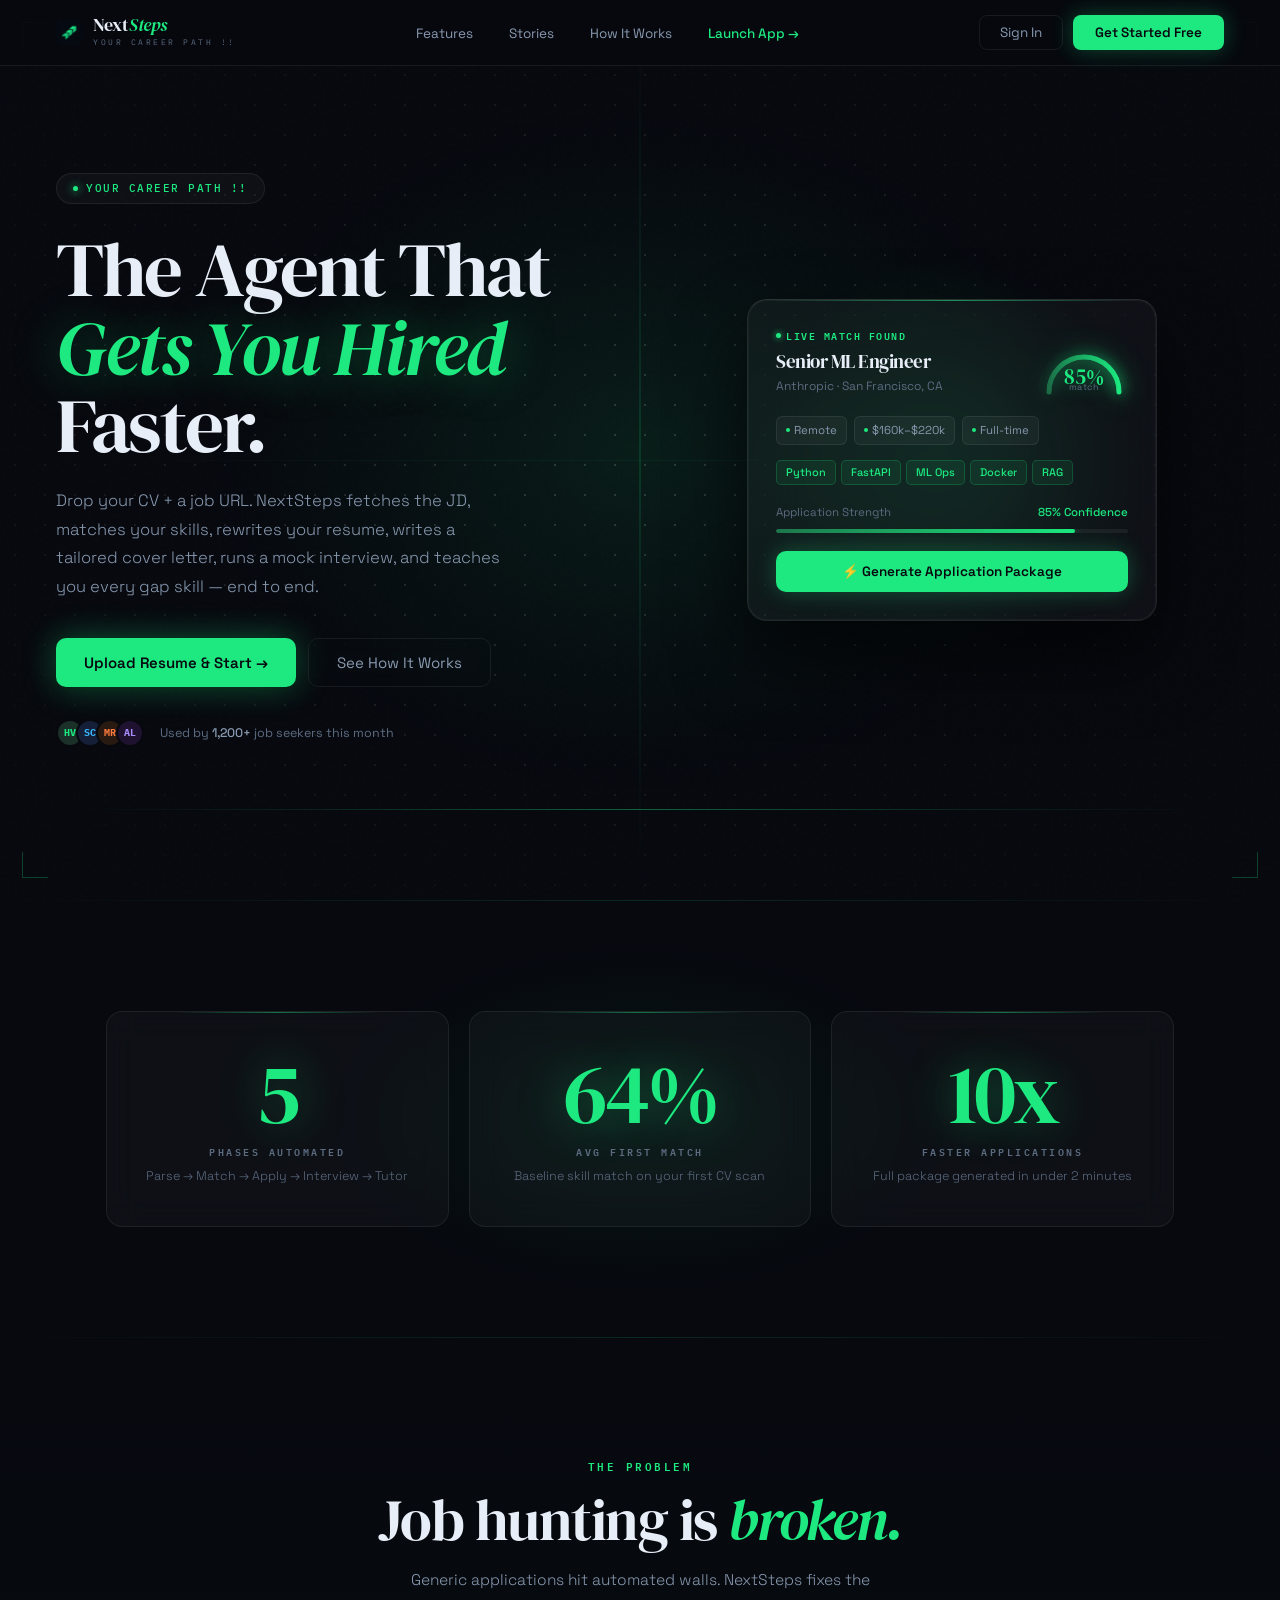
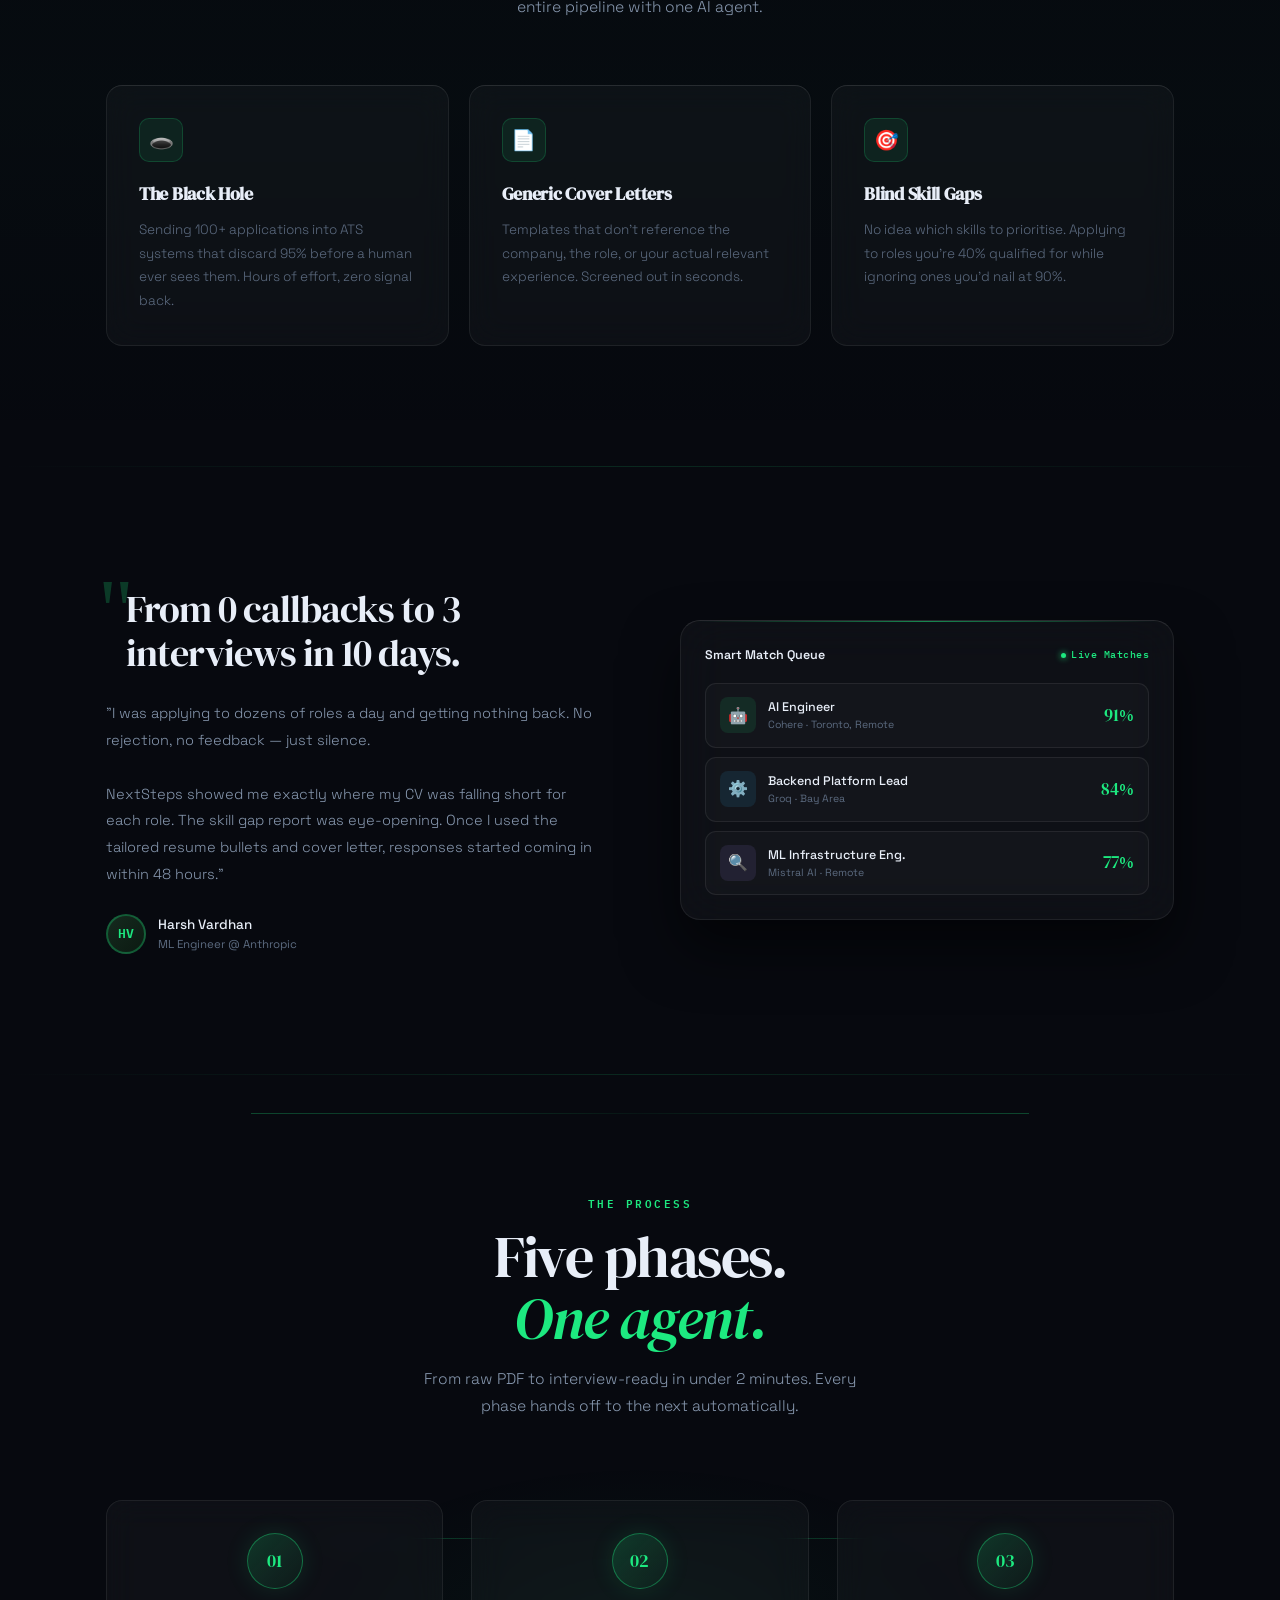
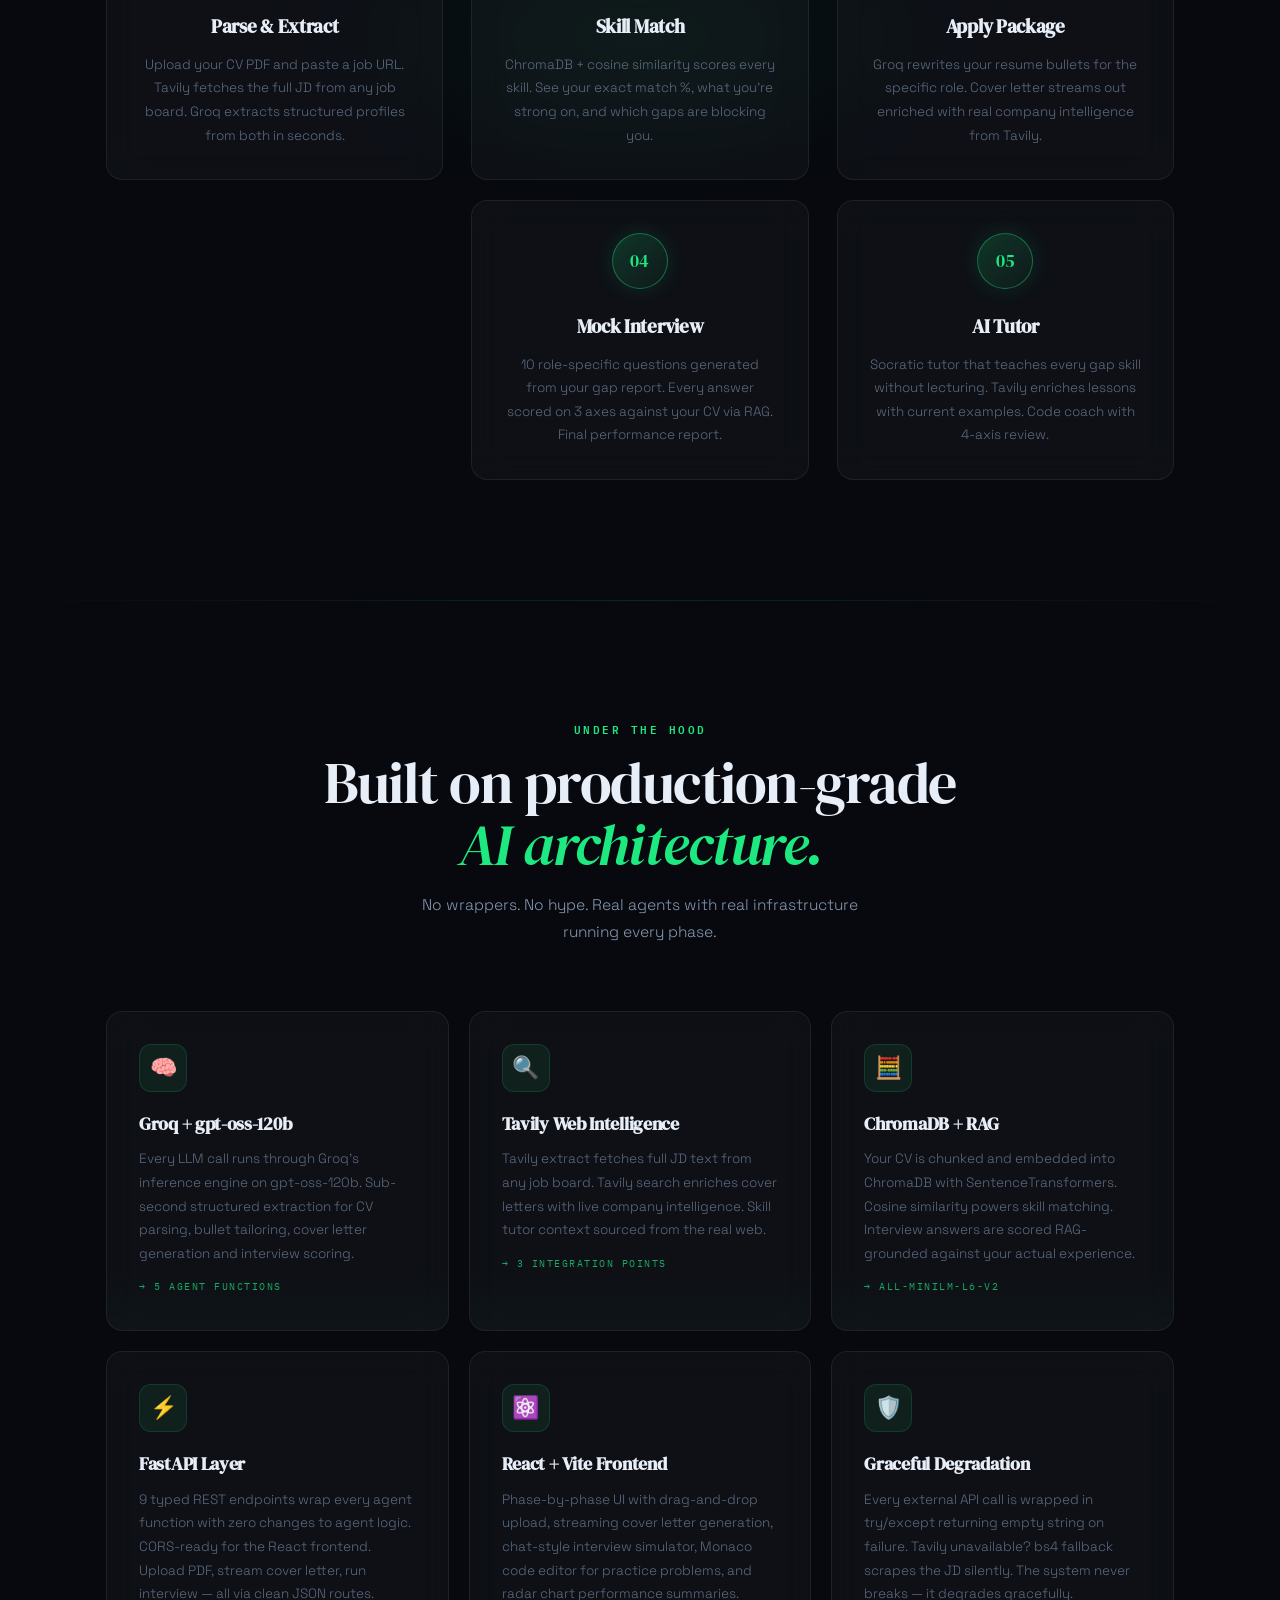
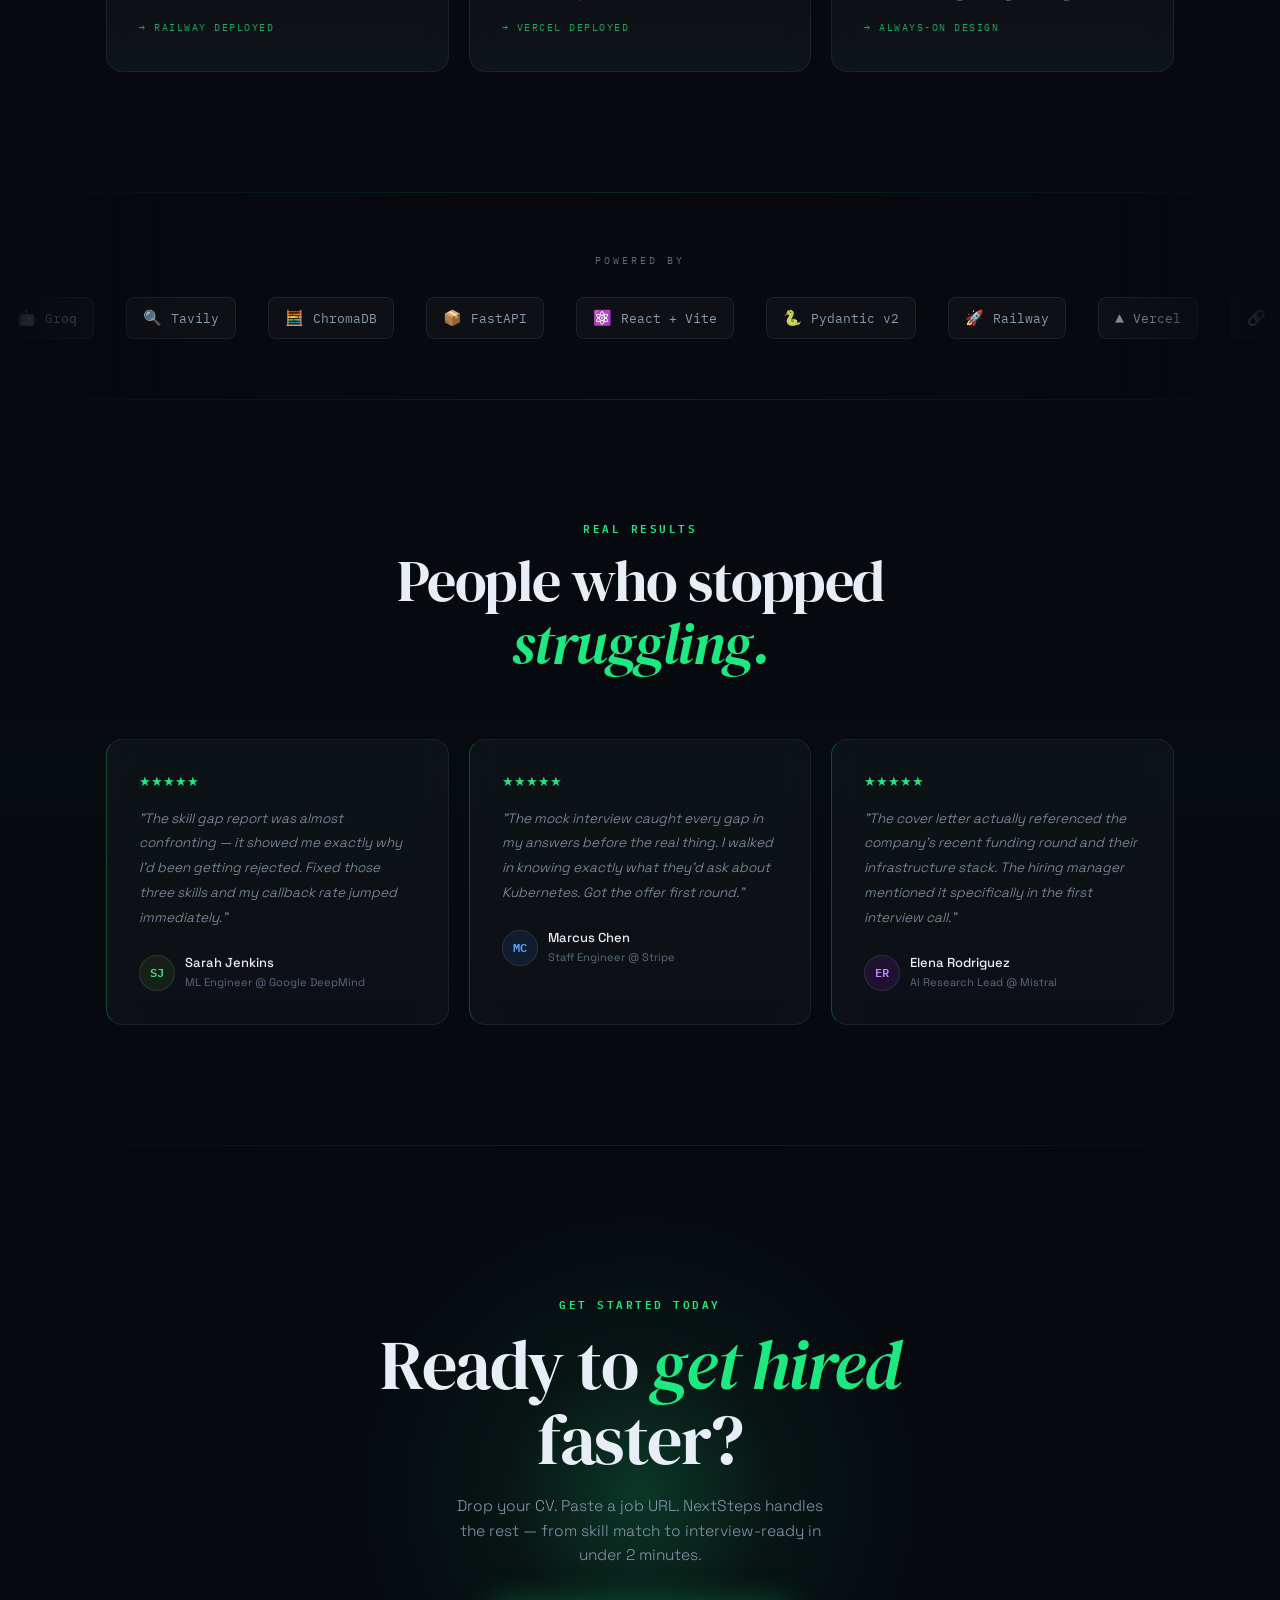
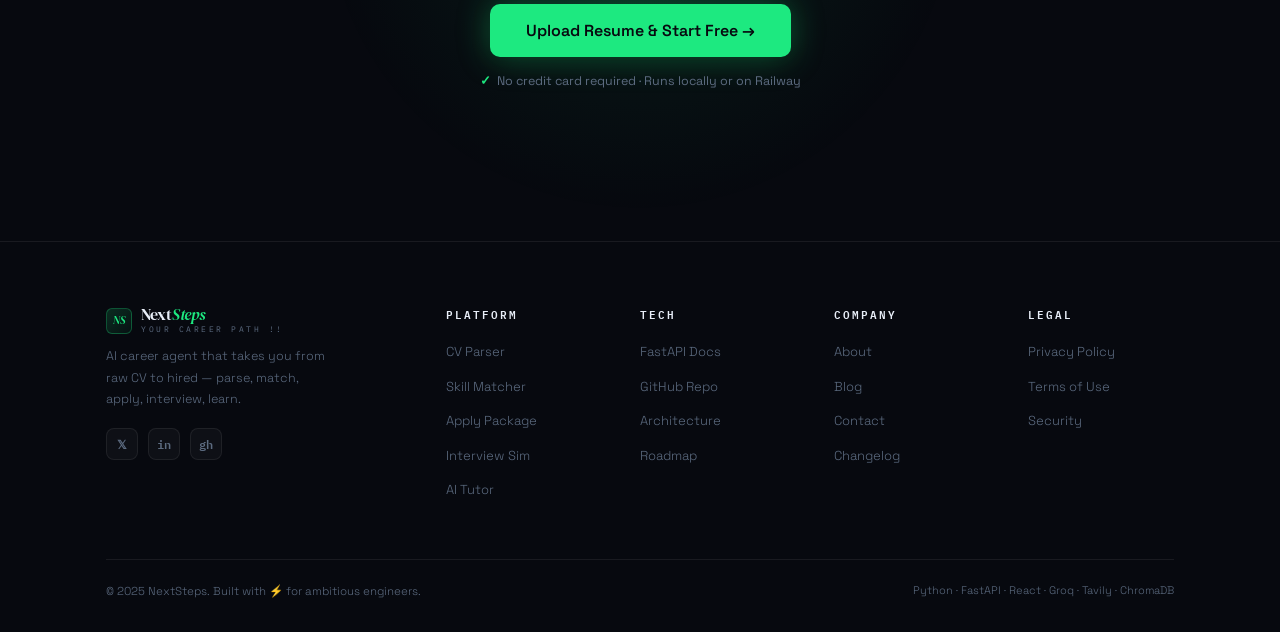
<file: frontend/index.html>
<!DOCTYPE html>
<html lang="en">
<head>
<meta charset="UTF-8">
<meta name="viewport" content="width=device-width, initial-scale=1.0">
<title>NextSteps — Your AI Career Agent</title>
<link rel="icon" type="image/png" href="assets/logo.png">
<link href="https://fonts.googleapis.com/css2?family=DM+Serif+Display:ital@0;1&family=IBM+Plex+Mono:wght@300;400;500;600&family=Space+Grotesk:wght@300;400;500;600;700&display=swap" rel="stylesheet">
<style>
*,*::before,*::after{box-sizing:border-box;margin:0;padding:0}
:root{
  --bg:#07090f;--bg2:#0c0f17;--bg3:#10131e;--glass:rgba(255,255,255,0.03);
  --glass-b:rgba(255,255,255,0.07);--glass-top:rgba(255,255,255,0.11);
  --green:#1de980;--green-dim:rgba(29,233,128,0.09);--green-glow:rgba(29,233,128,0.18);
  --blue:#38b6ff;--orange:#ff7a3d;--purple:#a78bfa;--yellow:#fbbf24;--teal:#2de8c4;
  --text:#e8eef8;--muted:#5c6b80;--muted2:#8899b0;
  --font-d:'DM Serif Display',serif;--font-m:'IBM Plex Mono',monospace;--font-s:'Space Grotesk',sans-serif;
}
html{scroll-behavior:smooth;overflow-x:hidden}
body{background:var(--bg);color:var(--text);font-family:var(--font-s);font-size:16px;line-height:1.6;overflow-x:hidden}

/* NOISE */
body::before{content:'';position:fixed;inset:0;background-image:url("data:image/svg+xml,%3Csvg viewBox='0 0 256 256' xmlns='http://www.w3.org/2000/svg'%3E%3Cfilter id='n'%3E%3CfeTurbulence type='fractalNoise' baseFrequency='0.9' numOctaves='4' stitchTiles='stitch'/%3E%3C/filter%3E%3Crect width='100%25' height='100%25' filter='url(%23n)' opacity='0.04'/%3E%3C/svg%3E");pointer-events:none;z-index:0;opacity:0.35}

/* NAV */
nav{position:fixed;top:0;left:0;right:0;z-index:100;display:flex;align-items:center;justify-content:space-between;padding:0 56px;height:66px;background:rgba(7,9,15,0.75);backdrop-filter:blur(24px);-webkit-backdrop-filter:blur(24px);border-bottom:1px solid var(--glass-b)}
.nav-logo-wrap{display:flex;align-items:center;gap:10px;cursor:pointer;text-decoration:none}
.nav-logo-icon{width:28px;height:28px;border-radius:7px;background:linear-gradient(135deg,rgba(29,233,128,0.18),rgba(29,233,128,0.05));border:1px solid rgba(29,233,128,0.32);display:flex;align-items:center;justify-content:center;font-family:var(--font-d);font-size:0.72rem;color:var(--green);font-style:italic;flex-shrink:0}
.nav-logo-text{display:flex;flex-direction:column}
.nav-logo{font-family:var(--font-d);font-size:1.15rem;color:var(--text);letter-spacing:-0.3px;line-height:1}
.nav-logo em{font-style:italic;color:var(--green)}
.nav-slogan{font-size:0.5rem;color:var(--muted);letter-spacing:2.5px;text-transform:uppercase;font-family:var(--font-m);margin-top:2px}
.nav-links{display:flex;gap:36px;list-style:none}
.nav-links a{color:var(--muted2);text-decoration:none;font-size:13.5px;font-weight:400;transition:color 0.18s}
.nav-links a:hover,.nav-links a.active{color:var(--text)}
.nav-links a.active{color:var(--green)}
.nav-actions{display:flex;align-items:center;gap:10px}
.btn-ghost{background:transparent;border:1px solid var(--glass-b);color:var(--muted2);padding:8px 20px;border-radius:8px;font-family:var(--font-s);font-size:13.5px;cursor:pointer;transition:all 0.2s}
.btn-ghost:hover{border-color:rgba(255,255,255,0.18);color:var(--text)}
.btn-cta{background:var(--green);border:none;color:#07090f;padding:9px 22px;border-radius:8px;font-family:var(--font-s);font-size:13.5px;font-weight:600;cursor:pointer;transition:all 0.2s;box-shadow:0 0 22px rgba(29,233,128,0.3)}
.btn-cta:hover{box-shadow:0 0 36px rgba(29,233,128,0.5);transform:translateY(-1px)}

/* SECTIONS */
section{position:relative;z-index:1}
.section-inner{max-width:1180px;margin:0 auto;padding:0 56px}
.section-tag{font-size:10.5px;font-weight:600;letter-spacing:2.5px;text-transform:uppercase;color:var(--green);font-family:var(--font-m);margin-bottom:14px;display:block}
.section-title{font-family:var(--font-d);font-size:clamp(34px,4.5vw,58px);font-weight:400;letter-spacing:-1.5px;line-height:1.08;color:var(--text);margin-bottom:16px}
.section-title em{font-style:italic;color:var(--green)}
.section-sub{font-size:15.5px;color:var(--muted2);max-width:480px;line-height:1.75;font-weight:300}
.divider{height:1px;background:linear-gradient(90deg,transparent,rgba(29,233,128,0.14),transparent)}

/* REVEAL */
.reveal{opacity:0;transform:translateY(28px);transition:opacity 0.75s ease,transform 0.75s ease}
.reveal.in{opacity:1;transform:none}
.d1{transition-delay:0.1s}.d2{transition-delay:0.2s}.d3{transition-delay:0.3s}

/* FLOATING PARTICLES */
#particles{position:fixed;inset:0;pointer-events:none;z-index:0;overflow:hidden}
.prt{position:absolute;border-radius:50%;background:var(--green);animation:drift linear infinite;opacity:0}
@keyframes drift{0%{transform:translateY(0) translateX(0);opacity:0}8%{opacity:.9}90%{opacity:.3}100%{transform:translateY(-200px) translateX(var(--dx));opacity:0}}

/* ═══════════════════════════════════════
   HERO
═══════════════════════════════════════ */
.hero{min-height:100vh;display:flex;align-items:center;padding:120px 56px 100px;position:relative;overflow:hidden}

.dot-grid{position:absolute;inset:0;background-image:radial-gradient(circle,rgba(255,255,255,0.14) 1px,transparent 1px);background-size:30px 30px;-webkit-mask-image:radial-gradient(ellipse 85% 80% at 50% 50%,black 10%,transparent 80%);mask-image:radial-gradient(ellipse 85% 80% at 50% 50%,black 10%,transparent 80%);pointer-events:none;z-index:0}
.hero-glow{position:absolute;width:900px;height:700px;left:50%;top:50%;transform:translate(-50%,-50%);background:radial-gradient(ellipse,rgba(29,233,128,0.09) 0%,rgba(29,233,128,0.03) 40%,transparent 70%);pointer-events:none;z-index:0;animation:breathe 6s ease-in-out infinite}
@keyframes breathe{0%,100%{opacity:1;transform:translate(-50%,-50%) scale(1)}50%{opacity:0.6;transform:translate(-50%,-50%) scale(1.12)}}
.hero-beam{position:absolute;top:0;left:50%;transform:translateX(-50%);width:1px;height:100%;background:linear-gradient(180deg,transparent 0%,rgba(29,233,128,0.1) 25%,rgba(29,233,128,0.28) 50%,rgba(29,233,128,0.1) 75%,transparent 100%);pointer-events:none;z-index:0;animation:beampulse 5s ease-in-out infinite}
@keyframes beampulse{0%,100%{opacity:1}50%{opacity:0.35}}
.hero-scan{position:absolute;left:0;right:0;height:1px;background:linear-gradient(90deg,transparent,rgba(29,233,128,0.06),transparent);pointer-events:none;z-index:1;animation:scan 11s linear infinite}
@keyframes scan{0%{top:-2px;opacity:0}5%{opacity:1}95%{opacity:.3}100%{top:100%;opacity:0}}
.hero-horizon{position:absolute;bottom:90px;left:0;right:0;height:1px;background:linear-gradient(90deg,transparent 5%,rgba(29,233,128,0.12) 25%,rgba(29,233,128,0.4) 50%,rgba(29,233,128,0.12) 75%,transparent 95%);pointer-events:none;z-index:0}

.bkt{position:absolute;width:26px;height:26px;pointer-events:none;z-index:1;opacity:0.25}
.bkt-tl{top:22px;left:22px;border-top:1px solid var(--green);border-left:1px solid var(--green)}
.bkt-tr{top:22px;right:22px;border-top:1px solid var(--green);border-right:1px solid var(--green)}
.bkt-bl{bottom:22px;left:22px;border-bottom:1px solid var(--green);border-left:1px solid var(--green)}
.bkt-br{bottom:22px;right:22px;border-bottom:1px solid var(--green);border-right:1px solid var(--green)}

.hero-inner{max-width:1180px;margin:0 auto;display:grid;grid-template-columns:1fr 1fr;gap:80px;align-items:center;width:100%;position:relative;z-index:2}

.hero-badge{display:inline-flex;align-items:center;gap:8px;background:var(--glass);border:1px solid var(--glass-b);border-radius:100px;padding:6px 16px;font-size:10.5px;font-weight:500;letter-spacing:1.5px;text-transform:uppercase;color:var(--green);margin-bottom:26px;font-family:var(--font-m)}
.hero-badge::before{content:'';width:5px;height:5px;border-radius:50%;background:var(--green);box-shadow:0 0 8px var(--green);animation:pulse 2s infinite}
@keyframes pulse{0%,100%{opacity:1}50%{opacity:.3}}

.hero h1{font-family:var(--font-d);font-size:clamp(46px,6vw,80px);font-weight:400;line-height:1.02;letter-spacing:-2.5px;margin-bottom:22px;color:var(--text)}
.hero h1 em{font-style:italic;color:var(--green);text-shadow:0 0 48px rgba(29,233,128,0.35)}
.hero-sub{font-size:16.5px;color:var(--muted2);line-height:1.75;margin-bottom:36px;max-width:460px;font-weight:300}
.hero-ctas{display:flex;gap:12px;margin-bottom:32px}
.btn-hero{background:var(--green);border:none;color:#07090f;padding:14px 28px;border-radius:10px;font-family:var(--font-s);font-size:15px;font-weight:600;cursor:pointer;transition:all 0.25s;box-shadow:0 0 32px rgba(29,233,128,0.35),0 4px 16px rgba(0,0,0,0.4)}
.btn-hero:hover{box-shadow:0 0 52px rgba(29,233,128,0.55),0 4px 20px rgba(0,0,0,0.4);transform:translateY(-2px)}
.btn-hero-ghost{background:transparent;border:1px solid var(--glass-b);color:var(--muted2);padding:14px 28px;border-radius:10px;font-family:var(--font-s);font-size:15px;cursor:pointer;transition:all 0.25s;backdrop-filter:blur(8px)}
.btn-hero-ghost:hover{border-color:rgba(255,255,255,0.2);color:var(--text)}

.social-proof{display:flex;align-items:center;gap:12px}
.avatars{display:flex}
.av{width:28px;height:28px;border-radius:50%;border:2px solid var(--bg);margin-right:-8px;font-size:10px;display:flex;align-items:center;justify-content:center;font-weight:700;font-family:var(--font-m)}
.av1{background:#1a3028;color:var(--green)}.av2{background:#152038;color:var(--blue)}.av3{background:#281a10;color:var(--orange)}.av4{background:#1e1230;color:var(--purple)}
.sp-text{font-size:12.5px;color:var(--muted);margin-left:12px}
.sp-text strong{color:var(--muted2);font-weight:500}

/* HERO RIGHT CARD */
.hero-card-wrap{position:relative;display:flex;justify-content:center}
.card-glow{position:absolute;width:440px;height:440px;background:radial-gradient(circle,rgba(29,233,128,0.1) 0%,transparent 65%);top:50%;left:50%;transform:translate(-50%,-50%);pointer-events:none}

.match-card{background:rgba(255,255,255,0.035);backdrop-filter:blur(28px);-webkit-backdrop-filter:blur(28px);border:1px solid var(--glass-b);border-top-color:var(--glass-top);border-radius:20px;padding:28px;width:100%;max-width:410px;position:relative;box-shadow:0 36px 72px rgba(0,0,0,0.65),0 0 0 1px rgba(255,255,255,0.04) inset;animation:float 7s ease-in-out infinite}
@keyframes float{0%,100%{transform:translateY(0)}50%{transform:translateY(-12px)}}
.card-topline{position:absolute;top:0;left:20px;right:20px;height:1px;background:linear-gradient(90deg,transparent,var(--green),transparent);opacity:0.55;border-radius:100px}

.match-header{display:flex;justify-content:space-between;align-items:flex-start;margin-bottom:18px}
.match-live{font-size:9.5px;font-weight:600;letter-spacing:1.5px;text-transform:uppercase;color:var(--green);display:flex;align-items:center;gap:5px;margin-bottom:7px;font-family:var(--font-m)}
.match-live::before{content:'';width:5px;height:5px;border-radius:50%;background:var(--green);box-shadow:0 0 6px var(--green);animation:pulse 1.5s infinite}
.match-role{font-family:var(--font-d);font-size:19px;font-weight:400;color:var(--text);letter-spacing:-0.5px;line-height:1.2}
.match-co{font-size:12px;color:var(--muted);margin-top:4px}

/* SCORE RING */
.ring-wrap{position:relative;width:88px;flex-shrink:0;display:flex;flex-direction:column;align-items:center}
.ring-wrap svg{overflow:visible}
.arc-bg{fill:none;stroke:rgba(255,255,255,0.06);stroke-width:5;stroke-linecap:round}
.arc-fill{fill:none;stroke:url(#ag);stroke-width:5;stroke-linecap:round;filter:drop-shadow(0 0 7px rgba(29,233,128,0.9)) drop-shadow(0 0 14px rgba(29,233,128,0.4));stroke-dasharray:220;stroke-dashoffset:220;transition:stroke-dashoffset 1.8s cubic-bezier(0.22,1,0.36,1) 0.5s}
.arc-fill.go{stroke-dashoffset:33}
.snum{font-family:var(--font-d);font-size:21px;font-weight:400;fill:var(--green);text-anchor:middle;dominant-baseline:central;filter:drop-shadow(0 0 10px rgba(29,233,128,0.5))}
.slbl{font-size:9px;fill:var(--muted);text-anchor:middle;font-family:var(--font-s);letter-spacing:0.5px}

.meta-pills{display:flex;gap:7px;flex-wrap:wrap;margin-bottom:15px}
.mpill{display:flex;align-items:center;gap:4px;background:rgba(255,255,255,0.04);border:1px solid var(--glass-b);border-radius:6px;padding:4px 9px;font-size:11.5px;color:var(--muted2)}
.mpill-dot{width:4px;height:4px;border-radius:50%;background:var(--green)}
.skill-chips{display:flex;gap:5px;flex-wrap:wrap;margin-bottom:18px}
.schip{background:rgba(29,233,128,0.07);border:1px solid rgba(29,233,128,0.2);border-radius:5px;padding:3px 9px;font-size:11px;color:var(--green);font-weight:500}

.bar-row{margin-bottom:18px}
.bar-meta{display:flex;justify-content:space-between;font-size:11.5px;color:var(--muted);margin-bottom:7px}
.bar-meta span:last-child{color:var(--green);font-weight:500}
.bar-bg{height:4px;background:rgba(255,255,255,0.06);border-radius:100px;overflow:hidden}
.bar-fill{height:100%;width:0;background:linear-gradient(90deg,rgba(29,233,128,0.4),var(--green));border-radius:100px;box-shadow:0 0 8px rgba(29,233,128,0.5);transition:width 1.6s cubic-bezier(0.22,1,0.36,1) 0.7s}
.bar-fill.go{width:85%}

.card-btn{width:100%;background:var(--green);border:none;color:#07090f;padding:12px;border-radius:10px;font-family:var(--font-s);font-size:13.5px;font-weight:600;cursor:pointer;display:flex;align-items:center;justify-content:center;gap:7px;box-shadow:0 0 22px rgba(29,233,128,0.28);transition:all 0.2s}
.card-btn:hover{box-shadow:0 0 40px rgba(29,233,128,0.5)}

/* ═══════════════════════════════════════
   STATS
═══════════════════════════════════════ */
.stats{padding:110px 0;position:relative;overflow:hidden}
.stats-bg{position:absolute;width:700px;height:400px;background:radial-gradient(ellipse,rgba(29,233,128,0.06) 0%,transparent 65%);top:50%;left:50%;transform:translate(-50%,-50%);pointer-events:none}
.stats-grid{display:grid;grid-template-columns:repeat(3,1fr);gap:20px}
.stat-card{background:var(--glass);backdrop-filter:blur(16px);border:1px solid var(--glass-b);border-radius:16px;padding:40px 28px;text-align:center;position:relative;overflow:hidden}
.stat-card::before{content:'';position:absolute;top:0;left:20%;right:20%;height:1px;background:linear-gradient(90deg,transparent,var(--green),transparent);opacity:0.45}
.stat-num{font-family:var(--font-d);font-size:clamp(54px,7vw,84px);font-weight:400;color:var(--green);letter-spacing:-3px;line-height:1;text-shadow:0 0 48px rgba(29,233,128,0.4);margin-bottom:7px}
.stat-label{font-size:10px;font-weight:600;letter-spacing:2.5px;text-transform:uppercase;color:var(--muted);font-family:var(--font-m)}
.stat-desc{font-size:12.5px;color:var(--muted);margin-top:7px;font-weight:300}

/* ═══════════════════════════════════════
   PROBLEM
═══════════════════════════════════════ */
.problem{padding:120px 0;background:linear-gradient(180deg,transparent,rgba(29,233,128,0.015) 50%,transparent)}
.problem-header{text-align:center;margin-bottom:64px}
.problem-grid{display:grid;grid-template-columns:repeat(3,1fr);gap:20px}
.prob-card{background:var(--glass);backdrop-filter:blur(16px);border:1px solid var(--glass-b);border-top-color:var(--glass-top);border-radius:16px;padding:32px;position:relative;overflow:hidden;transition:transform 0.3s,border-color 0.3s}
.prob-card::before{content:'';position:absolute;top:0;left:0;right:0;height:1px;background:linear-gradient(90deg,transparent,var(--green),transparent);opacity:0;transition:opacity 0.3s}
.prob-card:hover{transform:translateY(-4px);border-color:rgba(29,233,128,0.2)}
.prob-card:hover::before{opacity:0.55}
.prob-icon{width:44px;height:44px;border-radius:10px;background:rgba(29,233,128,0.08);border:1px solid rgba(29,233,128,0.18);display:flex;align-items:center;justify-content:center;font-size:20px;margin-bottom:18px}
.prob-card h3{font-family:var(--font-d);font-size:18px;color:var(--text);margin-bottom:9px;letter-spacing:-0.3px}
.prob-card p{font-size:13.5px;color:var(--muted);line-height:1.75;font-weight:300}

/* ═══════════════════════════════════════
   STORY / TESTIMONIAL FEATURE
═══════════════════════════════════════ */
.story{padding:120px 0}
.story-inner{display:grid;grid-template-columns:1fr 1fr;gap:80px;align-items:center}
.story-quote{font-family:var(--font-d);font-size:clamp(26px,3vw,38px);font-weight:400;letter-spacing:-1px;line-height:1.18;color:var(--text);margin-bottom:24px;padding-left:20px;position:relative}
.story-quote::before{content:'"';font-size:88px;color:var(--green);opacity:0.22;position:absolute;top:-20px;left:-8px;font-family:Georgia,serif;line-height:1}
.story-body{font-size:14.5px;color:var(--muted2);line-height:1.85;margin-bottom:26px;font-weight:300}
.story-author{display:flex;align-items:center;gap:12px}
.author-ava{width:40px;height:40px;border-radius:50%;background:linear-gradient(135deg,#152a1e,#0c1a12);border:2px solid rgba(29,233,128,0.3);display:flex;align-items:center;justify-content:center;font-family:var(--font-m);font-weight:600;font-size:13px;color:var(--green)}
.author-name{font-size:13.5px;font-weight:500;color:var(--text)}
.author-role{font-size:11.5px;color:var(--muted)}

/* Queue card */
.queue-card{background:var(--glass);backdrop-filter:blur(24px);-webkit-backdrop-filter:blur(24px);border:1px solid var(--glass-b);border-top-color:var(--glass-top);border-radius:20px;padding:24px;position:relative;box-shadow:0 28px 56px rgba(0,0,0,0.55)}
.queue-card .card-topline{left:14px;right:14px}
.qheader{display:flex;justify-content:space-between;align-items:center;margin-bottom:18px}
.qtitle{font-size:12.5px;font-weight:600;color:var(--text)}
.qlive{display:flex;align-items:center;gap:5px;font-size:9.5px;color:var(--green);font-weight:500;letter-spacing:0.5px;font-family:var(--font-m)}
.qlive::before{content:'';width:5px;height:5px;border-radius:50%;background:var(--green);box-shadow:0 0 6px var(--green);animation:pulse 1.5s infinite}
.qrow{display:flex;align-items:center;gap:12px;padding:13px 14px;background:rgba(255,255,255,0.025);border:1px solid var(--glass-b);border-radius:11px;margin-bottom:9px;transition:border-color 0.2s;cursor:default}
.qrow:last-child{margin-bottom:0}
.qrow:hover{border-color:rgba(29,233,128,0.2)}
.qi{width:36px;height:36px;border-radius:8px;display:flex;align-items:center;justify-content:center;font-size:16px;flex-shrink:0}
.qi1{background:rgba(29,233,128,0.1)}.qi2{background:rgba(56,182,255,0.1)}.qi3{background:rgba(167,139,250,0.1)}
.qinfo{flex:1}
.qrole{font-size:12.5px;font-weight:500;color:var(--text)}
.qco{font-size:10.5px;color:var(--muted)}
.qscore{font-family:var(--font-d);font-size:17px;font-weight:400;color:var(--green)}

/* ═══════════════════════════════════════
   HOW IT WORKS
═══════════════════════════════════════ */
.how{padding:120px 0;position:relative;overflow:hidden}
.how-glow{position:absolute;width:700px;height:350px;background:radial-gradient(ellipse,rgba(29,233,128,0.05) 0%,transparent 70%);top:50%;left:50%;transform:translate(-50%,-50%);pointer-events:none}
.how-header{text-align:center;margin-bottom:80px}
.steps-grid{display:grid;grid-template-columns:repeat(3,1fr);gap:28px;position:relative}
.steps-grid::before{content:'';position:absolute;top:38px;left:calc(16.66% + 38px);right:calc(16.66% + 38px);height:1px;background:linear-gradient(90deg,var(--green),rgba(29,233,128,0.2),var(--green));opacity:0.28}
.step-card{background:var(--glass);backdrop-filter:blur(16px);border:1px solid var(--glass-b);border-radius:16px;padding:32px;text-align:center;transition:transform 0.3s,border-color 0.3s}
.step-card:hover{transform:translateY(-4px);border-color:rgba(29,233,128,0.25)}
.step-num{width:56px;height:56px;border-radius:50%;background:linear-gradient(135deg,rgba(29,233,128,0.18),rgba(29,233,128,0.04));border:1px solid rgba(29,233,128,0.38);display:flex;align-items:center;justify-content:center;font-family:var(--font-d);font-size:18px;font-weight:400;color:var(--green);margin:0 auto 22px;box-shadow:0 0 24px rgba(29,233,128,0.12)}
.step-card h3{font-family:var(--font-d);font-size:19px;color:var(--text);margin-bottom:11px;letter-spacing:-0.3px}
.step-card p{font-size:13.5px;color:var(--muted);line-height:1.75;font-weight:300}

/* ═══════════════════════════════════════
   FEATURES
═══════════════════════════════════════ */
.features{padding:120px 0}
.features-header{text-align:center;margin-bottom:64px}
.features-grid{display:grid;grid-template-columns:repeat(3,1fr);gap:20px}
.feat-card{background:var(--glass);backdrop-filter:blur(16px);border:1px solid var(--glass-b);border-radius:16px;padding:32px;transition:transform 0.3s,border-color 0.3s;position:relative;overflow:hidden}
.feat-card::after{content:'';position:absolute;bottom:0;left:0;right:0;height:60px;background:linear-gradient(transparent,rgba(29,233,128,0.025));pointer-events:none}
.feat-card:hover{transform:translateY(-4px);border-color:rgba(29,233,128,0.2)}
.feat-icon{width:48px;height:48px;border-radius:12px;background:rgba(29,233,128,0.07);border:1px solid rgba(29,233,128,0.15);display:flex;align-items:center;justify-content:center;font-size:22px;margin-bottom:18px}
.feat-card h3{font-family:var(--font-d);font-size:18px;color:var(--text);margin-bottom:9px;letter-spacing:-0.3px}
.feat-card p{font-size:13.5px;color:var(--muted);line-height:1.75;font-weight:300}
.feat-tag{display:inline-flex;align-items:center;gap:5px;font-size:9.5px;color:var(--green);font-family:var(--font-m);letter-spacing:1.5px;text-transform:uppercase;margin-top:14px;opacity:0.7}

/* ═══════════════════════════════════════
   TESTIMONIALS
═══════════════════════════════════════ */
.testimonials{padding:120px 0;background:linear-gradient(180deg,transparent,rgba(29,233,128,0.015) 50%,transparent)}
.testi-header{text-align:center;margin-bottom:64px}
.testi-grid{display:grid;grid-template-columns:repeat(3,1fr);gap:20px}
.testi-card{background:var(--glass);backdrop-filter:blur(16px);border:1px solid var(--glass-b);border-left-color:rgba(29,233,128,0.28);border-radius:16px;padding:32px;transition:transform 0.3s}
.testi-card:hover{transform:translateY(-4px)}
.stars{display:flex;gap:3px;margin-bottom:14px;color:var(--green);font-size:13px}
.testi-quote{font-size:13.5px;color:var(--muted2);line-height:1.85;margin-bottom:22px;font-style:italic;font-weight:300}
.testi-author{display:flex;align-items:center;gap:10px}
.tav{width:36px;height:36px;border-radius:50%;display:flex;align-items:center;justify-content:center;font-family:var(--font-m);font-weight:600;font-size:12px;border:1px solid rgba(255,255,255,0.1)}
.ta1{background:#152018;color:#4ade80}.ta2{background:#101c2e;color:#60a5fa}.ta3{background:#1e1230;color:#c084fc}
.tname{font-size:13px;font-weight:500;color:var(--text)}
.trole{font-size:11px;color:var(--muted)}

/* ═══════════════════════════════════════
   TECH STRIP
═══════════════════════════════════════ */
.tech-strip{padding:60px 0;position:relative;overflow:hidden}
.tech-strip::before,.tech-strip::after{content:'';position:absolute;top:0;bottom:0;width:180px;z-index:2;pointer-events:none}
.tech-strip::before{left:0;background:linear-gradient(90deg,var(--bg),transparent)}
.tech-strip::after{right:0;background:linear-gradient(-90deg,var(--bg),transparent)}
.tech-label{text-align:center;font-size:10px;letter-spacing:3px;text-transform:uppercase;color:var(--muted);font-family:var(--font-m);margin-bottom:28px}
.tech-track{display:flex;gap:32px;animation:scroll 22s linear infinite;width:max-content}
.tech-track:hover{animation-play-state:paused}
@keyframes scroll{to{transform:translateX(-50%)}}
.tech-item{display:flex;align-items:center;gap:9px;background:var(--glass);border:1px solid var(--glass-b);border-radius:8px;padding:8px 16px;white-space:nowrap;font-size:12.5px;color:var(--muted2);font-family:var(--font-m)}
.tech-item span{font-size:15px}

/* ═══════════════════════════════════════
   CTA
═══════════════════════════════════════ */
.cta{padding:150px 0;text-align:center;position:relative;overflow:hidden}
.cta-g1{position:absolute;width:700px;height:700px;background:radial-gradient(circle,rgba(29,233,128,0.09) 0%,transparent 65%);top:50%;left:50%;transform:translate(-50%,-50%);pointer-events:none}
.cta-g2{position:absolute;width:300px;height:300px;background:radial-gradient(circle,rgba(29,233,128,0.13) 0%,transparent 65%);top:50%;left:50%;transform:translate(-50%,-50%);pointer-events:none}
.cta .section-title{font-size:clamp(40px,5.5vw,70px)}
.cta-sub{font-size:15.5px;color:var(--muted2);margin:14px auto 36px;max-width:380px;font-weight:300}
.cta-note{display:flex;align-items:center;justify-content:center;gap:6px;font-size:12.5px;color:var(--muted);margin-top:14px}
.cta-note::before{content:'✓';color:var(--green);font-weight:700}

/* ═══════════════════════════════════════
   FOOTER
═══════════════════════════════════════ */
footer{border-top:1px solid var(--glass-b);padding:64px 0 32px}
.footer-grid{display:grid;grid-template-columns:2fr 1fr 1fr 1fr 1fr;gap:48px;margin-bottom:48px}
.footer-brand p{font-size:12.5px;color:var(--muted);line-height:1.7;margin-top:11px;font-weight:300;max-width:220px}
.footer-col h4{font-family:var(--font-m);font-size:10.5px;font-weight:600;color:var(--text);letter-spacing:2px;text-transform:uppercase;margin-bottom:15px}
.footer-col ul{list-style:none}
.footer-col li{margin-bottom:9px}
.footer-col a{color:var(--muted);text-decoration:none;font-size:13px;transition:color 0.18s;font-weight:300}
.footer-col a:hover{color:var(--green)}
.footer-bottom{border-top:1px solid var(--glass-b);padding-top:22px;display:flex;justify-content:space-between;align-items:center}
.footer-bottom p{font-size:11.5px;color:var(--muted);font-weight:300}
.soc-links{display:flex;gap:10px}
.soc{width:32px;height:32px;border-radius:8px;background:var(--glass);border:1px solid var(--glass-b);display:flex;align-items:center;justify-content:center;font-size:12px;color:var(--muted);cursor:pointer;transition:all 0.2s;text-decoration:none;font-family:var(--font-m);font-weight:600}
.soc:hover{border-color:rgba(29,233,128,0.3);color:var(--green)}
</style>
</head>
<body>

<!-- PARTICLES -->
<div id="particles"></div>

<!-- ─── NAV ─── -->
<nav>
  <a class="nav-logo-wrap" href="#" onclick="scrollTo(0,0);return false">
    <img src="assets/logo.png" style="width:27px;height:27px;border-radius:7px;object-fit:contain;" alt="NextSteps">
    <div class="nav-logo-text">
      <div class="nav-logo">Next<em>Steps</em></div>
      <div class="nav-slogan">Your Career Path !!</div>
    </div>
  </a>
  <ul class="nav-links">
    <li><a href="#" onclick="smoothTo('features');return false">Features</a></li>
    <li><a href="#" onclick="smoothTo('story');return false">Stories</a></li>
    <li><a href="#" onclick="smoothTo('how');return false">How It Works</a></li>
    <li><a href="dashboard.html" style="color:var(--green);font-weight:500">Launch App →</a></li>
  </ul>
  <div class="nav-actions">
    <button class="btn-ghost">Sign In</button>
    <button class="btn-cta" onclick="window.location='dashboard.html'">Get Started Free</button>
  </div>
</nav>

<!-- ─── HERO ─── -->
<section class="hero">
  <div class="dot-grid"></div>
  <div class="hero-glow"></div>
  <div class="hero-beam"></div>
  <div class="hero-horizon"></div>
  <div class="hero-scan"></div>
  <div class="bkt bkt-tl"></div><div class="bkt bkt-tr"></div>
  <div class="bkt bkt-bl"></div><div class="bkt bkt-br"></div>

  <div class="hero-inner">
    <!-- LEFT -->
    <div class="hero-left">
      <div class="hero-badge">Your Career Path !!</div>
      <h1>The Agent That<br><em>Gets You Hired</em><br>Faster.</h1>
      <p class="hero-sub">Drop your CV + a job URL. NextSteps fetches the JD, matches your skills, rewrites your resume, writes a tailored cover letter, runs a mock interview, and teaches you every gap skill — end to end.</p>
      <div class="hero-ctas">
        <button class="btn-hero">Upload Resume & Start →</button>
        <button class="btn-hero-ghost">See How It Works</button>
      </div>
      <div class="social-proof">
        <div class="avatars">
          <div class="av av1">HV</div>
          <div class="av av2">SC</div>
          <div class="av av3">MR</div>
          <div class="av av4">AL</div>
        </div>
        <p class="sp-text">Used by <strong>1,200+</strong> job seekers this month</p>
      </div>
    </div>

    <!-- RIGHT — MATCH CARD -->
    <div class="hero-card-wrap">
      <div class="card-glow"></div>
      <div class="match-card">
        <div class="card-topline"></div>
        <div class="match-header">
          <div>
            <div class="match-live">Live Match Found</div>
            <div class="match-role">Senior ML Engineer</div>
            <div class="match-co">Anthropic · San Francisco, CA</div>
          </div>
          <div class="ring-wrap">
            <svg width="88" height="70" viewBox="0 0 88 70" overflow="visible">
              <defs>
                <linearGradient id="ag" x1="0%" y1="0%" x2="100%" y2="0%">
                  <stop offset="0%" stop-color="rgba(29,233,128,0.3)"/>
                  <stop offset="100%" stop-color="#1de980"/>
                </linearGradient>
              </defs>
              <path class="arc-bg" d="M 9 64 A 34 34 0 1 1 79 64"/>
              <path class="arc-fill" id="heroArc" d="M 9 64 A 34 34 0 1 1 79 64"/>
              <text x="44" y="48" class="snum" id="scoreNum">0%</text>
              <text x="44" y="62" class="slbl">match</text>
            </svg>
          </div>
        </div>
        <div class="meta-pills">
          <div class="mpill"><div class="mpill-dot"></div>Remote</div>
          <div class="mpill"><div class="mpill-dot"></div>$160k–$220k</div>
          <div class="mpill"><div class="mpill-dot"></div>Full-time</div>
        </div>
        <div class="skill-chips">
          <span class="schip">Python</span>
          <span class="schip">FastAPI</span>
          <span class="schip">ML Ops</span>
          <span class="schip">Docker</span>
          <span class="schip">RAG</span>
        </div>
        <div class="bar-row">
          <div class="bar-meta"><span>Application Strength</span><span>85% Confidence</span></div>
          <div class="bar-bg"><div class="bar-fill" id="heroBar"></div></div>
        </div>
        <button class="card-btn">⚡ Generate Application Package</button>
      </div>
    </div>
  </div>
</section>

<div class="divider"></div>

<!-- ─── STATS ─── -->
<section class="stats">
  <div class="stats-bg"></div>
  <div class="section-inner">
    <div class="stats-grid">
      <div class="stat-card reveal"><div class="stat-num">5</div><div class="stat-label">Phases Automated</div><div class="stat-desc">Parse → Match → Apply → Interview → Tutor</div></div>
      <div class="stat-card reveal d1"><div class="stat-num">64%</div><div class="stat-label">Avg First Match</div><div class="stat-desc">Baseline skill match on your first CV scan</div></div>
      <div class="stat-card reveal d2"><div class="stat-num">10x</div><div class="stat-label">Faster Applications</div><div class="stat-desc">Full package generated in under 2 minutes</div></div>
    </div>
  </div>
</section>

<div class="divider"></div>

<!-- ─── PROBLEM ─── -->
<section class="problem" id="features">
  <div class="section-inner">
    <div class="problem-header reveal">
      <span class="section-tag">The Problem</span>
      <h2 class="section-title">Job hunting is <em>broken.</em></h2>
      <p class="section-sub" style="margin:0 auto">Generic applications hit automated walls. NextSteps fixes the entire pipeline with one AI agent.</p>
    </div>
    <div class="problem-grid">
      <div class="prob-card reveal">
        <div class="prob-icon">🕳️</div>
        <h3>The Black Hole</h3>
        <p>Sending 100+ applications into ATS systems that discard 95% before a human ever sees them. Hours of effort, zero signal back.</p>
      </div>
      <div class="prob-card reveal d1">
        <div class="prob-icon">📄</div>
        <h3>Generic Cover Letters</h3>
        <p>Templates that don't reference the company, the role, or your actual relevant experience. Screened out in seconds.</p>
      </div>
      <div class="prob-card reveal d2">
        <div class="prob-icon">🎯</div>
        <h3>Blind Skill Gaps</h3>
        <p>No idea which skills to prioritise. Applying to roles you're 40% qualified for while ignoring ones you'd nail at 90%.</p>
      </div>
    </div>
  </div>
</section>

<div class="divider"></div>

<!-- ─── STORY ─── -->
<section class="story" id="story">
  <div class="section-inner">
    <div class="story-inner">
      <div class="reveal">
        <div class="story-quote">From 0 callbacks to 3 interviews in 10 days.</div>
        <p class="story-body">
          "I was applying to dozens of roles a day and getting nothing back. No rejection, no feedback — just silence.<br><br>
          NextSteps showed me exactly where my CV was falling short for each role. The skill gap report was eye-opening. Once I used the tailored resume bullets and cover letter, responses started coming in within 48 hours."
        </p>
        <div class="story-author">
          <div class="author-ava">HV</div>
          <div>
            <div class="author-name">Harsh Vardhan</div>
            <div class="author-role">ML Engineer @ Anthropic</div>
          </div>
        </div>
      </div>
      <div class="reveal d1">
        <div class="queue-card">
          <div class="card-topline"></div>
          <div class="qheader">
            <div class="qtitle">Smart Match Queue</div>
            <div class="qlive">Live Matches</div>
          </div>
          <div class="qrow">
            <div class="qi qi1">🤖</div>
            <div class="qinfo"><div class="qrole">AI Engineer</div><div class="qco">Cohere · Toronto, Remote</div></div>
            <div class="qscore">91%</div>
          </div>
          <div class="qrow">
            <div class="qi qi2">⚙️</div>
            <div class="qinfo"><div class="qrole">Backend Platform Lead</div><div class="qco">Groq · Bay Area</div></div>
            <div class="qscore">84%</div>
          </div>
          <div class="qrow">
            <div class="qi qi3">🔍</div>
            <div class="qinfo"><div class="qrole">ML Infrastructure Eng.</div><div class="qco">Mistral AI · Remote</div></div>
            <div class="qscore">77%</div>
          </div>
        </div>
      </div>
    </div>
  </div>
</section>

<div class="divider"></div>

<!-- ─── HOW IT WORKS ─── -->
<section class="how" id="how">
  <div class="how-glow"></div>
  <div class="section-inner">
    <div class="how-header reveal">
      <span class="section-tag">The Process</span>
      <h2 class="section-title">Five phases.<br><em>One agent.</em></h2>
      <p class="section-sub" style="margin:0 auto">From raw PDF to interview-ready in under 2 minutes. Every phase hands off to the next automatically.</p>
    </div>
    <div class="steps-grid">
      <div class="step-card reveal">
        <div class="step-num">01</div>
        <h3>Parse & Extract</h3>
        <p>Upload your CV PDF and paste a job URL. Tavily fetches the full JD from any job board. Groq extracts structured profiles from both in seconds.</p>
      </div>
      <div class="step-card reveal d1">
        <div class="step-num">02</div>
        <h3>Skill Match</h3>
        <p>ChromaDB + cosine similarity scores every skill. See your exact match %, what you're strong on, and which gaps are blocking you.</p>
      </div>
      <div class="step-card reveal d2">
        <div class="step-num">03</div>
        <h3>Apply Package</h3>
        <p>Groq rewrites your resume bullets for the specific role. Cover letter streams out enriched with real company intelligence from Tavily.</p>
      </div>
    </div>
    <div class="steps-grid" style="margin-top:20px;position:static">
      <div style="grid-column:1"></div>
      <div class="step-card reveal d1" style="grid-column:2">
        <div class="step-num">04</div>
        <h3>Mock Interview</h3>
        <p>10 role-specific questions generated from your gap report. Every answer scored on 3 axes against your CV via RAG. Final performance report.</p>
      </div>
      <div class="step-card reveal d2" style="grid-column:3">
        <div class="step-num">05</div>
        <h3>AI Tutor</h3>
        <p>Socratic tutor that teaches every gap skill without lecturing. Tavily enriches lessons with current examples. Code coach with 4-axis review.</p>
      </div>
    </div>
  </div>
</section>

<div class="divider"></div>

<!-- ─── FEATURES ─── -->
<section class="features">
  <div class="section-inner">
    <div class="features-header reveal">
      <span class="section-tag">Under the Hood</span>
      <h2 class="section-title">Built on production-grade<br><em>AI architecture.</em></h2>
      <p class="section-sub" style="margin:0 auto">No wrappers. No hype. Real agents with real infrastructure running every phase.</p>
    </div>
    <div class="features-grid">
      <div class="feat-card reveal">
        <div class="feat-icon">🧠</div>
        <h3>Groq + gpt-oss-120b</h3>
        <p>Every LLM call runs through Groq's inference engine on gpt-oss-120b. Sub-second structured extraction for CV parsing, bullet tailoring, cover letter generation and interview scoring.</p>
        <span class="feat-tag">→ 5 agent functions</span>
      </div>
      <div class="feat-card reveal d1">
        <div class="feat-icon">🔍</div>
        <h3>Tavily Web Intelligence</h3>
        <p>Tavily extract fetches full JD text from any job board. Tavily search enriches cover letters with live company intelligence. Skill tutor context sourced from the real web.</p>
        <span class="feat-tag">→ 3 integration points</span>
      </div>
      <div class="feat-card reveal d2">
        <div class="feat-icon">🧮</div>
        <h3>ChromaDB + RAG</h3>
        <p>Your CV is chunked and embedded into ChromaDB with SentenceTransformers. Cosine similarity powers skill matching. Interview answers are scored RAG-grounded against your actual experience.</p>
        <span class="feat-tag">→ all-MiniLM-L6-v2</span>
      </div>
      <div class="feat-card reveal">
        <div class="feat-icon">⚡</div>
        <h3>FastAPI Layer</h3>
        <p>9 typed REST endpoints wrap every agent function with zero changes to agent logic. CORS-ready for the React frontend. Upload PDF, stream cover letter, run interview — all via clean JSON routes.</p>
        <span class="feat-tag">→ Railway deployed</span>
      </div>
      <div class="feat-card reveal d1">
        <div class="feat-icon">⚛️</div>
        <h3>React + Vite Frontend</h3>
        <p>Phase-by-phase UI with drag-and-drop upload, streaming cover letter generation, chat-style interview simulator, Monaco code editor for practice problems, and radar chart performance summaries.</p>
        <span class="feat-tag">→ Vercel deployed</span>
      </div>
      <div class="feat-card reveal d2">
        <div class="feat-icon">🛡️</div>
        <h3>Graceful Degradation</h3>
        <p>Every external API call is wrapped in try/except returning empty string on failure. Tavily unavailable? bs4 fallback scrapes the JD silently. The system never breaks — it degrades gracefully.</p>
        <span class="feat-tag">→ always-on design</span>
      </div>
    </div>
  </div>
</section>

<!-- ─── TECH STRIP ─── -->
<div class="divider"></div>
<div class="tech-strip">
  <p class="tech-label">Powered by</p>
  <div style="overflow:hidden">
    <div class="tech-track" id="techTrack">
      <div class="tech-item"><span>🤖</span> Groq</div>
      <div class="tech-item"><span>🔍</span> Tavily</div>
      <div class="tech-item"><span>🧮</span> ChromaDB</div>
      <div class="tech-item"><span>📦</span> FastAPI</div>
      <div class="tech-item"><span>⚛️</span> React + Vite</div>
      <div class="tech-item"><span>🐍</span> Pydantic v2</div>
      <div class="tech-item"><span>🚀</span> Railway</div>
      <div class="tech-item"><span>▲</span> Vercel</div>
      <div class="tech-item"><span>🔗</span> SentenceTransformers</div>
      <div class="tech-item"><span>📄</span> PyMuPDF</div>
      <div class="tech-item"><span>🤖</span> Groq</div>
      <div class="tech-item"><span>🔍</span> Tavily</div>
      <div class="tech-item"><span>🧮</span> ChromaDB</div>
      <div class="tech-item"><span>📦</span> FastAPI</div>
      <div class="tech-item"><span>⚛️</span> React + Vite</div>
      <div class="tech-item"><span>🐍</span> Pydantic v2</div>
      <div class="tech-item"><span>🚀</span> Railway</div>
      <div class="tech-item"><span>▲</span> Vercel</div>
      <div class="tech-item"><span>🔗</span> SentenceTransformers</div>
      <div class="tech-item"><span>📄</span> PyMuPDF</div>
    </div>
  </div>
</div>

<div class="divider"></div>

<!-- ─── TESTIMONIALS ─── -->
<section class="testimonials">
  <div class="section-inner">
    <div class="testi-header reveal">
      <span class="section-tag">Real Results</span>
      <h2 class="section-title">People who stopped<br><em>struggling.</em></h2>
    </div>
    <div class="testi-grid">
      <div class="testi-card reveal">
        <div class="stars">★★★★★</div>
        <p class="testi-quote">"The skill gap report was almost confronting — it showed me exactly why I'd been getting rejected. Fixed those three skills and my callback rate jumped immediately."</p>
        <div class="testi-author">
          <div class="tav ta1">SJ</div>
          <div><div class="tname">Sarah Jenkins</div><div class="trole">ML Engineer @ Google DeepMind</div></div>
        </div>
      </div>
      <div class="testi-card reveal d1">
        <div class="stars">★★★★★</div>
        <p class="testi-quote">"The mock interview caught every gap in my answers before the real thing. I walked in knowing exactly what they'd ask about Kubernetes. Got the offer first round."</p>
        <div class="testi-author">
          <div class="tav ta2">MC</div>
          <div><div class="tname">Marcus Chen</div><div class="trole">Staff Engineer @ Stripe</div></div>
        </div>
      </div>
      <div class="testi-card reveal d2">
        <div class="stars">★★★★★</div>
        <p class="testi-quote">"The cover letter actually referenced the company's recent funding round and their infrastructure stack. The hiring manager mentioned it specifically in the first interview call."</p>
        <div class="testi-author">
          <div class="tav ta3">ER</div>
          <div><div class="tname">Elena Rodriguez</div><div class="trole">AI Research Lead @ Mistral</div></div>
        </div>
      </div>
    </div>
  </div>
</section>

<div class="divider"></div>

<!-- ─── CTA ─── -->
<section class="cta" id="cta">
  <div class="cta-g1"></div>
  <div class="cta-g2"></div>
  <div class="section-inner" style="position:relative;z-index:1">
    <div class="reveal">
      <span class="section-tag" style="display:block;text-align:center">Get Started Today</span>
      <h2 class="section-title">Ready to <em>get hired</em><br>faster?</h2>
      <p class="cta-sub">Drop your CV. Paste a job URL. NextSteps handles the rest — from skill match to interview-ready in under 2 minutes.</p>
      <button class="btn-hero" style="font-size:16px;padding:16px 36px">Upload Resume & Start Free →</button>
      <div class="cta-note">No credit card required · Runs locally or on Railway</div>
    </div>
  </div>
</section>

<!-- ─── FOOTER ─── -->
<footer>
  <div class="section-inner">
    <div class="footer-grid">
      <div class="footer-brand">
        <div style="display:flex;align-items:center;gap:9px;margin-bottom:10px">
          <div style="width:26px;height:26px;border-radius:6px;background:linear-gradient(135deg,rgba(29,233,128,0.16),rgba(29,233,128,0.04));border:1px solid rgba(29,233,128,0.28);display:flex;align-items:center;justify-content:center;font-family:var(--font-d);font-size:0.68rem;color:var(--green);font-style:italic;flex-shrink:0">NS</div>
          <div>
            <div class="nav-logo" style="font-size:1rem">Next<em>Steps</em></div>
            <div style="font-size:0.48rem;color:var(--muted);letter-spacing:2.5px;text-transform:uppercase;font-family:var(--font-m);margin-top:1px">Your Career Path !!</div>
          </div>
        </div>
        <p>AI career agent that takes you from raw CV to hired — parse, match, apply, interview, learn.</p>
        <div class="soc-links" style="margin-top:18px">
          <a class="soc" href="#">𝕏</a>
          <a class="soc" href="#">in</a>
          <a class="soc" href="#">gh</a>
        </div>
      </div>
      <div class="footer-col">
        <h4>Platform</h4>
        <ul>
          <li><a href="#">CV Parser</a></li>
          <li><a href="#">Skill Matcher</a></li>
          <li><a href="#">Apply Package</a></li>
          <li><a href="#">Interview Sim</a></li>
          <li><a href="#">AI Tutor</a></li>
        </ul>
      </div>
      <div class="footer-col">
        <h4>Tech</h4>
        <ul>
          <li><a href="#">FastAPI Docs</a></li>
          <li><a href="#">GitHub Repo</a></li>
          <li><a href="#">Architecture</a></li>
          <li><a href="#">Roadmap</a></li>
        </ul>
      </div>
      <div class="footer-col">
        <h4>Company</h4>
        <ul>
          <li><a href="#">About</a></li>
          <li><a href="#">Blog</a></li>
          <li><a href="#">Contact</a></li>
          <li><a href="#">Changelog</a></li>
        </ul>
      </div>
      <div class="footer-col">
        <h4>Legal</h4>
        <ul>
          <li><a href="#">Privacy Policy</a></li>
          <li><a href="#">Terms of Use</a></li>
          <li><a href="#">Security</a></li>
        </ul>
      </div>
    </div>
    <div class="footer-bottom">
      <p>© 2025 NextSteps. Built with ⚡ for ambitious engineers.</p>
      <p style="font-size:11px;color:var(--muted)">Python · FastAPI · React · Groq · Tavily · ChromaDB</p>
    </div>
  </div>
</footer>

<script>
/* SCROLL REVEAL */
const obs = new IntersectionObserver(entries => {
  entries.forEach(e => { if (e.isIntersecting) e.target.classList.add('in'); });
}, { threshold: 0.12 });
document.querySelectorAll('.reveal').forEach(el => obs.observe(el));

/* SMOOTH SCROLL with nav offset */
function smoothTo(id) {
  const el = document.getElementById(id);
  if (!el) return;
  const offset = 80;
  const top = el.getBoundingClientRect().top + window.scrollY - offset;
  window.scrollTo({ top, behavior: 'smooth' });
}

/* NAV active on scroll */
const navLinks = document.querySelectorAll('.nav-links a');
const sectionIds = ['features','how','story','cta'];
window.addEventListener('scroll', () => {
  let cur = '';
  sectionIds.forEach(id => {
    const el = document.getElementById(id);
    if (el && window.scrollY + 120 >= el.offsetTop) cur = id;
  });
  navLinks.forEach(a => {
    a.classList.remove('active');
    const href = a.getAttribute('href');
    if (href && href.includes(cur) && cur) a.classList.add('active');
  });
});
/* HERO ARC + BAR */
const arcObs = new IntersectionObserver(entries => {
  entries.forEach(e => {
    if (e.isIntersecting) {
      document.getElementById('heroArc').classList.add('go');
      document.getElementById('heroBar').classList.add('go');
      countUp('scoreNum', 85, 1800);
      arcObs.disconnect();
    }
  });
}, { threshold: 0.3 });
arcObs.observe(document.getElementById('heroArc'));

function countUp(id, target, dur) {
  const el = document.getElementById(id);
  let val = 0;
  const step = target / (dur / 16);
  const t = setInterval(() => {
    val = Math.min(val + step, target);
    el.textContent = Math.round(val) + '%';
    if (val >= target) clearInterval(t);
  }, 16);
}

/* PARTICLES */
const pc = document.getElementById('particles');
for (let i = 0; i < 32; i++) {
  const p = document.createElement('div');
  p.className = 'prt';
  const sz = Math.random() * 2.5 + 1;
  const dx = (Math.random() - 0.5) * 90;
  p.style.cssText = `width:${sz}px;height:${sz}px;left:${Math.random()*100}%;top:${Math.random()*100}%;animation-delay:${Math.random()*14}s;animation-duration:${Math.random()*12+12}s;--dx:${dx}px;box-shadow:0 0 ${sz*2}px rgba(29,233,128,0.55)`;
  pc.appendChild(p);
}
</script>
</body>
</html>
</file>
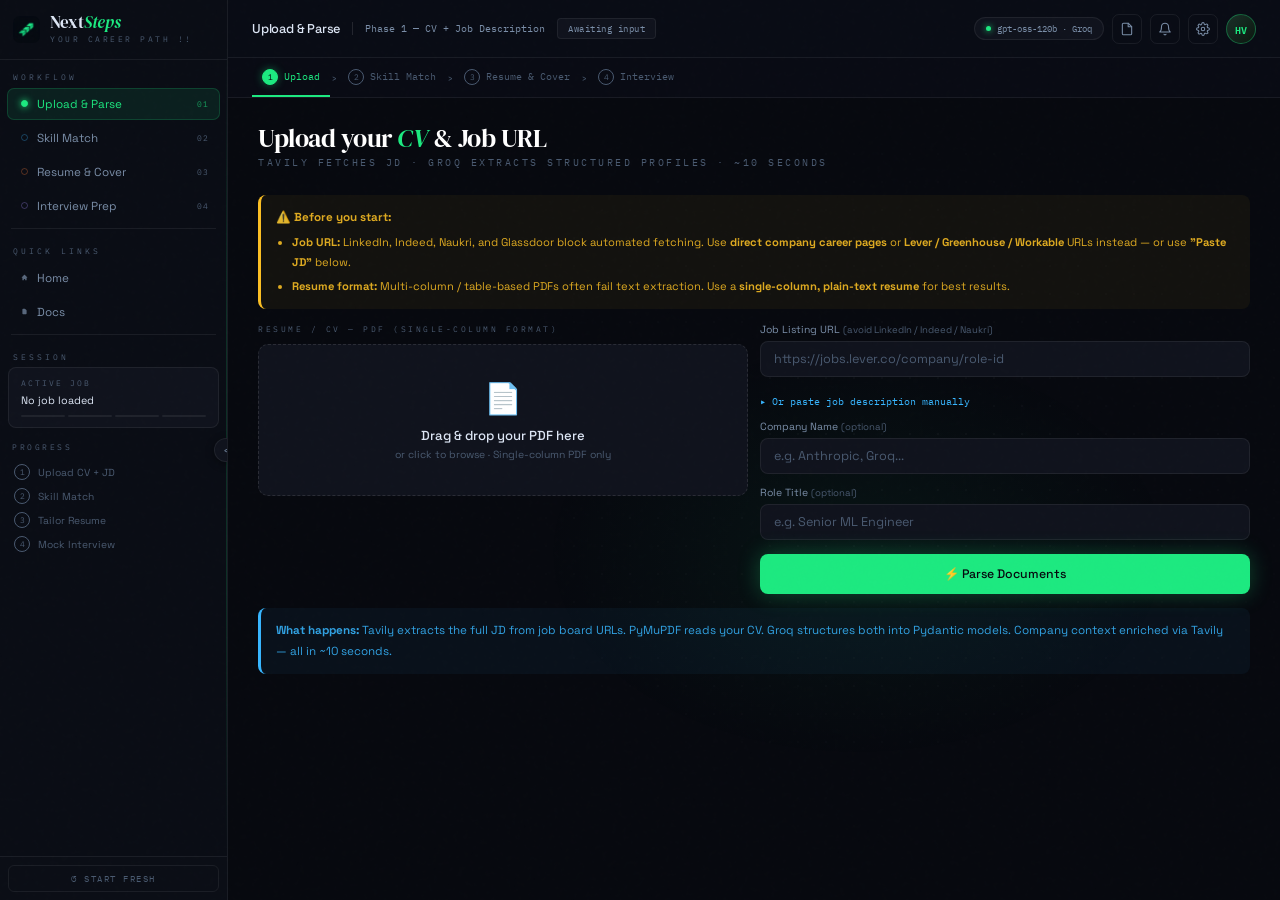
<file: frontend/dashboard.html>
<!DOCTYPE html>
<html lang="en">
<head>
<meta charset="UTF-8">
<meta name="viewport" content="width=device-width, initial-scale=1.0">
<title>NextSteps — Dashboard · Your Career Path !!</title>
<meta name="description" content="AI-powered career automation dashboard. Upload your CV, match skills, tailor your resume, and practice mock interviews.">
<link href="https://fonts.googleapis.com/css2?family=DM+Serif+Display:ital@0;1&family=IBM+Plex+Mono:wght@300;400;500;600&family=Space+Grotesk:wght@300;400;500;600;700&display=swap" rel="stylesheet">
<link rel="icon" type="image/png" href="assets/logo.png">
<link rel="stylesheet" href="css/design-system.css">
<link rel="stylesheet" href="css/sidebar.css">
<link rel="stylesheet" href="css/components.css">
<link rel="stylesheet" href="css/pages.css">
</head>
<body>
<div class="bg-grid"></div>
<div class="bg-glow"></div>
<div class="shell">

<!-- ════ SIDEBAR ════ -->
<div class="sidebar" id="sb">
  <div class="sb-tog" onclick="toggleSB()" title="Toggle sidebar (Ctrl+B)">‹</div>

  <!-- scrollable inner section -->
  <div class="sb-inner">
    <a href="index.html" class="sb-logo" style="text-decoration:none">
      <img src="assets/logo.png" style="width:27px;height:27px;border-radius:7px;object-fit:contain;" alt="NS">
      <div class="sb-logo-info">
        <div class="sb-name">Next<em>Steps</em></div>
        <div class="sb-slogan">Your Career Path !!</div>
      </div>
    </a>
    <div class="sb-sec">Workflow</div>
    <a class="ni active" data-tip="Upload &amp; Parse" onclick="go('upload',this);return false" href="#">
      <div class="nd"></div><span class="nl">Upload &amp; Parse</span><span class="np2">01</span>
    </a>
    <a class="ni nb" data-tip="Skill Match" onclick="go('match',this);return false" href="#">
      <div class="nd" style="border-color:rgba(56,182,255,0.3)"></div><span class="nl">Skill Match</span><span class="np2">02</span>
    </a>
    <a class="ni no" data-tip="Resume &amp; Cover" onclick="go('tailor',this);return false" href="#">
      <div class="nd" style="border-color:rgba(255,122,61,0.3)"></div><span class="nl">Resume &amp; Cover</span><span class="np2">03</span>
    </a>
    <a class="ni np" data-tip="Interview Prep" onclick="go('interview',this);return false" href="#">
      <div class="nd" style="border-color:rgba(167,139,250,0.3)"></div><span class="nl">Interview Prep</span><span class="np2">04</span>
    </a>
    <div class="sb-sep"></div>
    <div class="sb-sec">Quick Links</div>
    <a class="ni" data-tip="Back to Home" href="index.html">
      <svg width="7" height="7" viewBox="0 0 20 20" fill="currentColor" style="flex-shrink:0;opacity:0.7"><path d="M10.707 2.293a1 1 0 00-1.414 0l-7 7a1 1 0 001.414 1.414L4 10.414V17a1 1 0 001 1h2a1 1 0 001-1v-2a1 1 0 011-1h2a1 1 0 011 1v2a1 1 0 001 1h2a1 1 0 001-1v-6.586l.293.293a1 1 0 001.414-1.414l-7-7z"/></svg>
      <span class="nl">Home</span>
    </a>
    <a class="ni" data-tip="Documentation" href="docs.html">
      <svg width="7" height="7" viewBox="0 0 20 20" fill="currentColor" style="flex-shrink:0;opacity:0.7"><path fill-rule="evenodd" d="M4 4a2 2 0 012-2h4.586A2 2 0 0112 2.586L15.414 6A2 2 0 0116 7.414V16a2 2 0 01-2 2H6a2 2 0 01-2-2V4z" clip-rule="evenodd"/></svg>
      <span class="nl">Docs</span>
    </a>
    <div class="sb-sep"></div>
    <div class="sb-sec">Session</div>
    <div class="sess-box">
      <div class="sl-lbl">Active Job</div>
      <div class="sl-job" id="sess-job">No job loaded</div>
      <div class="sl-co" id="sess-co"></div>
      <div class="sl-bar">
        <div class="sbs" id="sb1"></div><div class="sbs" id="sb2"></div><div class="sbs" id="sb3"></div><div class="sbs" id="sb4"></div>
      </div>
    </div>
    <div class="pp-wrap">
      <div class="pp-lbl">Progress</div>
      <div id="pp">
        <div class="pp-s act" id="pp1"><div class="pp-ic">1</div><span>Upload CV + JD</span></div>
        <div class="pp-s" id="pp2"><div class="pp-ic">2</div><span>Skill Match</span></div>
        <div class="pp-s" id="pp3"><div class="pp-ic">3</div><span>Tailor Resume</span></div>
        <div class="pp-s" id="pp4"><div class="pp-ic">4</div><span>Mock Interview</span></div>
      </div>
    </div>
  </div><!-- /sb-inner -->

  <!-- Start Fresh — always pinned at bottom -->
  <div class="sb-fresh">
    <button onclick="startFresh()">↺ Start Fresh</button>
  </div>
</div>

<!-- ════ MAIN ════ -->
<div class="main">
  <div class="topnav">
    <div class="tn-title" id="tn-t">Upload &amp; Parse</div>
    <div class="tn-sep"></div>
    <div class="tn-sub" id="tn-s">Phase 1 — CV + Job Description</div>
    <div class="tn-tag" id="tn-tag">Awaiting input</div>
    <div class="tn-right">
      <div class="api-pill"><div class="api-dot"></div><span>gpt-oss-120b · Groq</span></div>
      <a class="tn-btn" href="docs.html" title="Documentation">
        <svg width="14" height="14" viewBox="0 0 24 24" fill="none" stroke="currentColor" stroke-width="1.8" stroke-linecap="round" stroke-linejoin="round"><path d="M14 2H6a2 2 0 00-2 2v16a2 2 0 002 2h12a2 2 0 002-2V8z"/><polyline points="14 2 14 8 20 8"/></svg>
        <span class="tip">Documentation</span>
      </a>
      <a class="tn-btn" href="#" onclick="openModal('changelog-modal');return false" title="Changelog">
        <svg width="14" height="14" viewBox="0 0 24 24" fill="none" stroke="currentColor" stroke-width="1.8" stroke-linecap="round" stroke-linejoin="round"><path d="M18 8A6 6 0 006 8c0 7-3 9-3 9h18s-3-2-3-9"/><path d="M13.73 21a2 2 0 01-3.46 0"/></svg>
        <span class="tip">Changelog</span>
      </a>
      <a class="tn-btn" href="#" onclick="openModal('settings-modal');return false" title="Settings">
        <svg width="14" height="14" viewBox="0 0 24 24" fill="none" stroke="currentColor" stroke-width="1.8" stroke-linecap="round" stroke-linejoin="round"><circle cx="12" cy="12" r="3"/><path d="M19.4 15a1.65 1.65 0 00.33 1.82l.06.06a2 2 0 010 2.83 2 2 0 01-2.83 0l-.06-.06a1.65 1.65 0 00-1.82-.33 1.65 1.65 0 00-1 1.51V21a2 2 0 01-4 0v-.09A1.65 1.65 0 009 19.4a1.65 1.65 0 00-1.82.33l-.06.06a2 2 0 01-2.83-2.83l.06-.06A1.65 1.65 0 004.68 15a1.65 1.65 0 00-1.51-1H3a2 2 0 010-4h.09A1.65 1.65 0 004.6 9a1.65 1.65 0 00-.33-1.82l-.06-.06a2 2 0 012.83-2.83l.06.06A1.65 1.65 0 009 4.68a1.65 1.65 0 001-1.51V3a2 2 0 014 0v.09a1.65 1.65 0 001 1.51 1.65 1.65 0 001.82-.33l.06-.06a2 2 0 012.83 2.83l-.06.06A1.65 1.65 0 0019.4 9a1.65 1.65 0 001.51 1H21a2 2 0 010 4h-.09a1.65 1.65 0 00-1.51 1z"/></svg>
        <span class="tip">Settings</span>
      </a>
      <div class="avatar">HV</div>
    </div>
  </div>

  <div class="phase-track">
    <div class="pt active" id="pt1" onclick="go('upload',document.querySelectorAll('.ni')[0])"><div class="ptn">1</div>Upload</div>
    <div class="pt-arr">›</div>
    <div class="pt" id="pt2" onclick="go('match',document.querySelectorAll('.ni')[1])"><div class="ptn">2</div>Skill Match</div>
    <div class="pt-arr">›</div>
    <div class="pt" id="pt3" onclick="go('tailor',document.querySelectorAll('.ni')[2])"><div class="ptn">3</div>Resume &amp; Cover</div>
    <div class="pt-arr">›</div>
    <div class="pt" id="pt4" onclick="go('interview',document.querySelectorAll('.ni')[3])"><div class="ptn">4</div>Interview</div>
  </div>

  <div class="content">

  <!-- ████ PAGE 1: UPLOAD ████ -->
  <div class="page active" id="page-upload">
    <div class="pg-title">Upload your <em>CV</em> &amp; Job URL</div>
    <div class="pg-sub">Tavily fetches JD · Groq extracts structured profiles · ~10 seconds</div>
    <div id="inp-step">
      <div class="callout cy" style="margin-bottom:14px">
        ⚠️ <strong>Before you start:</strong>
        <ul style="margin-top:6px;padding-left:16px;display:flex;flex-direction:column;gap:4px;font-size:0.7rem">
          <li><strong>Job URL:</strong> LinkedIn, Indeed, Naukri, and Glassdoor block automated fetching. Use <strong>direct company career pages</strong> or <strong>Lever / Greenhouse / Workable</strong> URLs instead — or use <strong>"Paste JD"</strong> below.</li>
          <li><strong>Resume format:</strong> Multi-column / table-based PDFs often fail text extraction. Use a <strong>single-column, plain-text resume</strong> for best results.</li>
        </ul>
      </div>
      <div class="g2" style="margin-bottom:14px">
        <div>
          <div class="clbl">Resume / CV — PDF (single-column format)</div>
          <div class="uz" id="dz" onclick="document.getElementById('cvi').click()"
            ondragover="event.preventDefault();this.classList.add('drag')"
            ondragleave="this.classList.remove('drag')"
            ondrop="hdrop(event)">
            <span class="uz-ic" id="uz-ic">📄</span>
            <div class="uz-ttl" id="uz-ttl">Drag &amp; drop your PDF here</div>
            <div class="uz-sub2" id="uz-sub">or click to browse · Single-column PDF only</div>
            <div class="uz-fn" id="uz-fn"></div>
          </div>
          <input type="file" id="cvi" accept=".pdf" style="display:none" onchange="onfs(this)">
        </div>
        <div>
          <div class="iw">
            <label class="ilbl">Job Listing URL <span style="color:var(--muted);font-size:0.6rem">(avoid LinkedIn / Indeed / Naukri)</span></label>
            <input class="inp" id="jurl" type="url" placeholder="https://jobs.lever.co/company/role-id" oninput="checkUrl(this)">
            <div id="url-warn" style="display:none;margin-top:5px;font-size:0.62rem;color:var(--yellow);font-family:var(--font-m)">⚠ This site blocks automated fetching. Try a direct company career page URL.</div>
          </div>
          <!-- ── Paste JD fallback ── -->
          <button class="paste-toggle" id="paste-jd-toggle" onclick="togglePasteJD()">▸ Or paste job description manually</button>
          <div class="paste-area" id="paste-area">
            <textarea class="paste-ta" id="paste-ta" placeholder="Paste the full job description here...&#10;&#10;Include: job title, company, responsibilities, required skills, nice-to-have skills, location, etc."></textarea>
            <div style="font-size:0.56rem;color:var(--muted);font-family:var(--font-m);margin-top:4px">Minimum 50 characters · Used when the URL is blocked or unavailable</div>
          </div>
          <div class="iw" style="margin-top:8px"><label class="ilbl">Company Name <span style="color:var(--muted);font-size:0.6rem">(optional)</span></label><input class="inp" id="co" placeholder="e.g. Anthropic, Groq..."></div>
          <div class="iw"><label class="ilbl">Role Title <span style="color:var(--muted);font-size:0.6rem">(optional)</span></label><input class="inp" id="rt" placeholder="e.g. Senior ML Engineer"></div>
          <button class="btn bg" style="width:100%;justify-content:center;padding:12px;margin-top:2px" onclick="runParse()">⚡ Parse Documents</button>
        </div>
      </div>
      <div class="callout cb"><strong>What happens:</strong> Tavily extracts the full JD from job board URLs. PyMuPDF reads your CV. Groq structures both into Pydantic models. Company context enriched via Tavily — all in ~10 seconds.</div>
    </div>

    <div id="ld-step" style="display:none">
      <div class="card">
        <div class="clbl">Processing your documents</div>
        <div class="lw">
          <div class="lb"><div class="lf lfg" id="pb"></div></div>
          <div style="display:flex;flex-direction:column;gap:5px">
            <div class="lr" id="l0"><div class="ld"></div><span>Uploading PDF + job URL to API...</span></div>
            <div class="lr" id="l1"><div class="ld"></div><span>Tavily extract — fetching job description from URL...</span></div>
            <div class="lr" id="l2"><div class="ld"></div><span>PyMuPDF — reading CV PDF &amp; extracting text...</span></div>
            <div class="lr" id="l3"><div class="ld"></div><span>Groq — structuring CandidateProfile (JSON extraction)...</span></div>
            <div class="lr" id="l4"><div class="ld"></div><span>Groq — structuring JobDescription (JSON extraction)...</span></div>
            <div class="lr" id="l5"><div class="ld"></div><span>Tavily search — company intelligence &amp; culture context...</span></div>
          </div>
        </div>
      </div>
    </div>

    <div id="err-step" style="display:none">
      <div class="callout cr2" id="err-msg">❌ Something went wrong.</div>
      <button class="btn bgh" onclick="resetParse()">← Try Again</button>
    </div>

    <div id="res-step" style="display:none">
      <div class="callout cg">✅ <strong>CandidateProfile</strong> and <strong>JobDescription</strong> extracted. Company intelligence enriched via Tavily.</div>
      <div id="no-skills-warn" class="no-skills-warn" style="display:none">
        ⚠️ <strong>No skills detected from your CV.</strong> This usually means your resume uses a multi-column or table-based layout. Please try a <strong>single-column, plain-text PDF</strong>.
      </div>
      <div class="g2" style="margin-bottom:12px;margin-top:12px">
        <div class="card">
          <div class="clbl">Your Skills — extracted from CV</div>
          <div class="chips" id="cv-sk"></div>
          <div style="margin-top:13px;padding-top:11px;border-top:1px solid var(--b1)">
            <div class="clbl">Experience Snapshot</div>
            <div style="font-size:0.71rem;color:var(--muted2);line-height:1.8" id="exp-snap"></div>
          </div>
        </div>
        <div class="card">
          <div class="clbl">JD Requirements — extracted from listing</div>
          <div class="chips" id="jd-sk"></div>
          <div style="margin-top:13px;padding-top:11px;border-top:1px solid var(--b1)">
            <div style="display:flex;align-items:center;gap:8px;margin-bottom:9px">
              <div class="clbl" style="margin:0">Company Context</div>
              <div class="tv-badge">⬡ Tavily</div>
            </div>
            <div style="font-size:0.7rem;color:var(--muted2);line-height:1.8" id="co-ctx"></div>
          </div>
        </div>
      </div>
      <div class="card" style="margin-bottom:13px">
        <div class="clbl">Job Session</div>
        <div class="meta-r">
          <div class="mi"><div class="mil">Job ID</div><div class="miv mono" id="jid">—</div></div>
          <div class="mi"><div class="mil">Role</div><div class="miv" id="jrole">—</div></div>
          <div class="mi"><div class="mil">Company</div><div class="miv gv" id="jco">—</div></div>
          <div class="mi"><div class="mil">CV Skills</div><div class="miv" id="jskc">—</div></div>
          <div class="mi"><div class="mil">JD Requirements</div><div class="miv" id="jjdc">—</div></div>
        </div>
      </div>
      <div style="display:flex;gap:9px">
        <button class="btn bg" onclick="goTo('match')">Run Skill Match →</button>
        <button class="btn bgh" onclick="resetParse()">← Start Over</button>
      </div>
    </div>
  </div>

  <!-- ████ PAGE 2: MATCH ████ -->
  <div class="page" id="page-match">
    <div class="pg-title">Skill <em>Gap Report</em></div>
    <div class="pg-sub">ChromaDB + cosine similarity · all-MiniLM-L6-v2 embeddings</div>
    <div id="me" class="empty" style="display:none">
      <span class="e-ic">🧮</span>
      <div class="e-ttl">No CV parsed yet</div>
      <p class="e-sub">Upload your CV and paste a job URL in Phase 1 first.</p>
      <button class="btn bg" onclick="goTo('upload')">Go to Upload →</button>
    </div>
    <div id="mm">
      <div class="stat-row">
        <div class="sc"><div class="sn" id="mc1">—</div><div class="sl">Overall Match</div></div>
        <div class="sc blue"><div class="sn" id="mc2">—</div><div class="sl">Strong Matches</div></div>
        <div class="sc yellow"><div class="sn" id="mc3">—</div><div class="sl">Weak Matches</div></div>
        <div class="sc red"><div class="sn" id="mc4">—</div><div class="sl">Skill Gaps</div></div>
      </div>
      <button class="btn bb" id="mbtn" onclick="runMatch()" style="margin-bottom:16px">🧮 Run Skill Matcher</button>
      <div id="mld" style="display:none">
        <div class="card">
          <div class="clbl">Embedding &amp; Matching</div>
          <div class="lw">
            <div class="lb"><div class="lf lfb" id="mb"></div></div>
            <div style="display:flex;flex-direction:column;gap:5px">
              <div class="lr" id="m0"><div class="ld"></div><span>Sending profile + JD to /match...</span></div>
              <div class="lr" id="m1"><div class="ld"></div><span>Chunking CV text into ChromaDB...</span></div>
              <div class="lr" id="m2"><div class="ld"></div><span>Computing cosine similarity per skill...</span></div>
              <div class="lr" id="m3"><div class="ld"></div><span>Classifying matches / weak / gaps...</span></div>
              <div class="lr" id="m4"><div class="ld"></div><span>Building SkillGapReport...</span></div>
            </div>
          </div>
        </div>
      </div>
      <div id="merr" class="callout cr2" style="display:none"></div>
      <div id="mr" style="display:none">
        <div id="match-no-skills" class="no-skills-warn" style="display:none;margin-bottom:14px">
          ⚠️ <strong>Your CV had no detectable skills</strong> — all JD requirements show as gaps. Try re-uploading a single-column resume in Phase 1.
        </div>
        <div style="display:flex;gap:12px;align-items:flex-start;margin-bottom:16px">
          <div class="card" style="width:155px;flex-shrink:0;text-align:center">
            <div class="clbl">Match Score</div>
            <svg width="108" height="84" viewBox="0 0 108 84" overflow="visible" style="display:block;margin:0 auto">
              <defs><linearGradient id="dg" x1="0%" y1="0%" x2="100%" y2="0%"><stop offset="0%" stop-color="rgba(29,233,128,0.28)"/><stop offset="100%" stop-color="#1de980"/></linearGradient></defs>
              <path class="arc-bg" d="M 13 76 A 41 41 0 1 1 95 76"/>
              <path class="arc-fg" id="darc" d="M 13 76 A 41 41 0 1 1 95 76"/>
              <text x="54" y="58" class="anum" id="dscore">0%</text>
              <text x="54" y="73" class="albl">match</text>
            </svg>
          </div>
          <div class="card" style="flex:1">
            <div class="clbl">Analysis Summary</div>
            <p style="font-size:0.73rem;color:var(--muted2);line-height:1.85" id="msum"></p>
            <div style="margin-top:11px;display:flex;gap:5px;flex-wrap:wrap" id="gap-chips"></div>
          </div>
          

        </div>
        <div id="leverage-block" style="display:none;margin-bottom:14px;padding:14px 18px;
            background:rgba(29,233,128,0.05);border:1px solid rgba(29,233,128,0.2);
            border-radius:3px"></div>
        <div class="tabs" id="mtabs">
          <div class="tab active" onclick="swTab(this,'t-ma','mtabs')">✅ Strong</div>
          <div class="tab" onclick="swTab(this,'t-wk','mtabs')">⚠ Weak</div>
          <div class="tab" onclick="swTab(this,'t-ga','mtabs')">❌ Gaps</div>
          <div class="tab" onclick="swTab(this,'t-al','mtabs')">All Skills</div>
        </div>
        <div class="tp active" id="t-ma"></div>
        <div class="tp" id="t-wk"></div>
        <div class="tp" id="t-ga"></div>
        <div class="tp" id="t-al"></div>
        <div style="display:flex;gap:9px;margin-top:18px">
          <button class="btn bo" onclick="goTo('tailor')">Generate Application Package →</button>
          <button class="btn bgh" onclick="runMatch()">Re-run Analysis</button>
        </div>
      </div>
    </div>
  </div>

  <!-- ████ PAGE 3: TAILOR ████ -->
  <div class="page" id="page-tailor">
    <div class="pg-title">Resume <em>Tailoring</em> &amp; Cover Letter</div>
    <div class="pg-sub">Groq rewrites bullets · Tavily company intelligence · ATS scoring</div>
    <div id="te" class="empty" style="display:none">
      <span class="e-ic">✍️</span>
      <div class="e-ttl">Run skill match first</div>
      <p class="e-sub">Complete Phases 1 and 2 to unlock the application package.</p>
      <button class="btn bg" onclick="goTo('match')">Go to Skill Match →</button>
    </div>
    <div id="tm">
      <button class="btn bo" id="tbtn" onclick="runTailor()" style="margin-bottom:16px">✍️ Generate Application Package</button>
      <div id="tld" style="display:none">
        <div class="card">
          <div class="clbl">Generating package</div>
          <div class="lw">
            <div class="lb"><div class="lf lfo" id="tb"></div></div>
            <div style="display:flex;flex-direction:column;gap:5px">
              <div class="lr" id="t0"><div class="ld"></div><span>Sending gap report + company context to /apply...</span></div>
              <div class="lr" id="t1"><div class="ld"></div><span>Groq — rewriting resume bullets for this specific role...</span></div>
              <div class="lr" id="t2"><div class="ld"></div><span>Tavily — injecting live company intelligence...</span></div>
              <div class="lr" id="t3"><div class="ld"></div><span>Groq — generating cover letter + ATS analysis...</span></div>
            </div>
          </div>
        </div>
      </div>
      <div id="terr" class="callout cr2" style="display:none"></div>
      <div id="tr" style="display:none">
        <div class="callout cg">✅ Package ready — everything editable inline.</div>
        <div class="card" style="margin-bottom:12px">
          <div style="display:flex;align-items:center;justify-content:space-between;margin-bottom:13px">
            <div>
              <div class="clbl" style="margin:0">Resume Bullets — Before vs After</div>
              <div style="font-size:0.58rem;color:var(--muted);margin-top:3px;font-family:var(--font-m)">Groq rewrites each bullet to target this specific role</div>
            </div>
            <div style="display:flex;gap:5px">
              <button class="cpbtn" id="cpb" onclick="cpBullets(this)">📋 Copy All Tailored</button>
              <button class="cpbtn" onclick="dlBullets()">⬇ .txt</button>
            </div>
          </div>
          <div id="bulc"></div>
        </div>
        <!-- <div class="card" id="ats-panel" style="margin-bottom:12px;display:none">
          <div class="clbl">ATS Compatibility Score</div>
          <div class="ats-wrap">
            <div class="ats-score-row">
              <div>
                <div class="ats-num" id="ats-num" style="color:var(--green)">—</div>
                <div class="ats-verdict" id="ats-verdict">Analysing...</div>
              </div>
              <div style="flex:1;font-size:0.68rem;color:var(--muted2);line-height:1.7" id="ats-summary"></div>
            </div>
            <div class="ats-cols">
              <div class="ats-hits"><h5>Keywords matched</h5><div class="chips" id="ats-hits"></div></div>
              <div class="ats-miss"><h5>Keywords missing</h5><div class="chips" id="ats-miss"></div></div>
            </div>
            <div class="ats-impr" id="ats-impr-wrap" style="display:none">
              <h5>Top improvements</h5>
              <ul id="ats-impr"></ul>
            </div>
          </div>
        </div> -->
        <div class="card">
          <div style="display:flex;align-items:center;justify-content:space-between;margin-bottom:13px">
            <div>
              <div class="clbl" style="margin:0">Cover Letter</div>
              <div style="font-size:0.58rem;color:var(--muted);margin-top:3px;font-family:var(--font-m)">Click to edit · Enriched with Tavily company context</div>
            </div>
            <div style="display:flex;gap:5px">
              <button class="cpbtn" id="cpcl" onclick="cpCL(this)">📋 Copy</button>
              <button class="cpbtn" onclick="dlCL()">⬇ .txt</button>
            </div>
          </div>
          <div class="cvr" id="cl" contenteditable="true"></div>
        </div>
        <div style="display:flex;gap:9px;margin-top:13px">
          <button class="btn bp" onclick="goTo('interview')">🎤 Launch Interview Simulator →</button>
          <button class="btn bgh" onclick="runTailor()">↺ Regenerate</button>
        </div>
      </div>
    </div>
  </div>

  <!-- ████ PAGE 4: INTERVIEW ████ -->
  <div class="page" id="page-interview">
    <div class="pg-title">Mock <em>Interview</em></div>
    <div class="pg-sub">Phase 4 — real questions from your gap report · RAG-grounded · stop anytime</div>

    <!-- not ready -->
    <div id="iv-not-ready" style="display:none">
      <div class="callout cy">⚠️ Complete <strong>Phases 1–3</strong> first (parse CV, run skill match, generate package). Then return here to start your mock interview.</div>
    </div>

    <!-- start screen -->
    <div id="iv-start" style="display:none">
      <div class="start-card">
        <div class="start-icon">🎤</div>
        <div class="start-title">Ready to Interview?</div>
        <p class="start-sub">Questions tailored to your skill gaps and the job description. Each answer is scored on depth, relevance, and clarity — grounded in your CV via RAG. Stop anytime for results.</p>
        <div class="start-meta">
          <div class="meta-chip">🎯 <span id="iv-q-count">10 questions</span></div>
          <div class="meta-chip">⏱ <span>~15 mins max</span></div>
          <div class="meta-chip">🧠 <span>RAG-grounded</span></div>
          <div class="meta-chip">📊 <span>3-axis scoring</span></div>
          <div class="meta-chip">🚪 <span>Exit anytime</span></div>
        </div>
        <div style="background:var(--s2);border:1px solid var(--b1);border-radius:8px;padding:12px 16px;margin-bottom:22px;text-align:left;font-size:0.68rem;color:var(--muted2)">
          <div style="color:var(--muted);font-family:var(--font-m);font-size:0.55rem;letter-spacing:2px;text-transform:uppercase;margin-bottom:8px">Session data</div>
          <div>Role: <span id="iv-prev-role" style="color:var(--text)">—</span></div>
          <div style="margin-top:3px">Gap skills: <span id="iv-prev-gaps" style="color:var(--red)">—</span></div>
        </div>
        <button class="btn-start" id="iv-btn-start" onclick="ivStart()">▶  Begin Interview</button>
        <p style="margin-top:12px;font-size:0.62rem;color:var(--muted)">Press "Get Results" at any point to end early.</p>
      </div>
    </div>

    <!-- loading -->
    <div id="iv-loading" style="display:none">
      <div class="ldr"><div class="ldr-ring"></div><p class="ldr-txt" id="iv-ldr-txt">Generating questions…</p></div>
    </div>

    <!-- active chat -->
    <div id="iv-chat-view" style="display:none">
      <div class="iv-header">
        <div class="iv-title">Mock Interview</div>
        <div class="iv-controls">
          <div class="prog-wrap">
            <span class="prog-lbl" id="iv-prog-lbl">0 / 10</span>
            <div class="prog-bar"><div class="prog-fill" id="iv-prog-fill" style="width:0%"></div></div>
          </div>
          <button class="btn-early" id="iv-btn-early" onclick="ivEarlyExit()" disabled>Get Results Now →</button>
        </div>
      </div>
      <div class="chat-win" id="iv-chat-win">
        <div class="typing-ind" id="iv-typing"><div class="td"></div><div class="td"></div><div class="td"></div></div>
      </div>
      <div class="ans-wrap">
        <textarea class="ans-ta" id="iv-ans-input" placeholder="Type your answer here… be specific, use examples from your experience." oninput="ivUpdCnt()"></textarea>
        <div class="ans-foot">
          <span class="ans-cnt" id="iv-ans-cnt">0 chars</span>
          <div style="display:flex;gap:8px">
            <button class="bro2" id="iv-btn-skip" onclick="ivSkip()">Skip →</button>
            <button class="btn-sub" id="iv-btn-sub" onclick="ivSubmitAnswer()">Submit ↵</button>
          </div>
        </div>
      </div>
    </div>

    <!-- scorecard -->
    <div id="iv-scorecard" style="display:none">
      <div class="sc-header2">
        <span class="sc-icon2">🏁</span>
        <div class="sc-title2">Interview <span id="iv-sc-label">Complete</span></div>
        <p class="sc-sub2" id="iv-sc-sub">Here's how you performed</p>
      </div>
      <div class="partial-banner" id="iv-partial-banner" style="display:none">
        ⚡ Partial result — scored on <span id="iv-partial-count">0</span> of <span id="iv-partial-total">10</span> questions.
      </div>
      <div class="circ-wrap">
        <div class="circ">
          <svg viewBox="0 0 130 130">
            <circle class="circ-bg2" cx="65" cy="65" r="56"/>
            <circle class="circ-fill2" id="iv-circ-arc" cx="65" cy="65" r="56"/>
          </svg>
          <div class="circ-txt">
            <div class="circ-pct" id="iv-circ-pct">0%</div>
            <div class="circ-lbl2">Overall</div>
          </div>
        </div>
      </div>
      <div class="ax-wrap2">
        <div class="ax-row"><span class="ax-nm">Relevance</span><div class="ax-tr"><div class="ax-bar" id="iv-ax-rel" style="background:var(--blue)"></div></div><span class="ax-pct" id="iv-pct-rel">0%</span></div>
        <div class="ax-row"><span class="ax-nm">Depth</span><div class="ax-tr"><div class="ax-bar" id="iv-ax-dep" style="background:var(--purple)"></div></div><span class="ax-pct" id="iv-pct-dep">0%</span></div>
        <div class="ax-row"><span class="ax-nm">Clarity</span><div class="ax-tr"><div class="ax-bar" id="iv-ax-acc" style="background:var(--green)"></div></div><span class="ax-pct" id="iv-pct-acc">0%</span></div>
      </div>
      <div class="si-grid">
        <div class="si-card str"><div class="si-hdg">✓  Strengths</div><ul class="si-list" id="iv-si-str"></ul></div>
        <div class="si-card imp"><div class="si-hdg">→  To Improve</div><ul class="si-list" id="iv-si-imp"></ul></div>
      </div>
      <div style="display:flex;gap:10px;justify-content:center;flex-wrap:wrap">
        <button class="btn-retry" onclick="ivReset()">↺  Start Another Interview</button>
      </div>
    </div>
  </div>

  </div><!-- content -->
</div><!-- main -->
</div><!-- shell -->

<!-- ════ MODALS ════ -->

<!-- Changelog Modal -->
<div class="modal-overlay" id="changelog-modal">
  <div class="modal">
    <div class="modal-close" onclick="closeModal('changelog-modal')">✕</div>
    <h2>Changelog</h2>
    <h3>v1.1.0 — April 2026</h3>
    <div class="callout cg" style="font-size:0.72rem">
      <strong>New:</strong> Paste JD fallback for blocked sites · Docs page · Session restore · Enhanced URL validation · Sidebar keyboard shortcut (Ctrl+B) · Modular codebase
    </div>
    <h3>v1.0.0 — March 2026</h3>
    <div class="callout cb" style="font-size:0.72rem">
      <strong>Initial release:</strong> CV parsing · JD extraction via Tavily · Skill gap analysis · Resume tailoring · Cover letter generation · Mock interview simulator · ATS scoring
    </div>
  </div>
</div>

<!-- Settings Modal -->
<div class="modal-overlay" id="settings-modal">
  <div class="modal">
    <div class="modal-close" onclick="closeModal('settings-modal')">✕</div>
    <h2>Settings</h2>
    <h3>API Configuration</h3>
    <div class="iw">
      <label class="ilbl">API Base URL</label>
      <input class="inp" id="settings-api-url" type="url" value="http://127.0.0.1:8000" placeholder="http://127.0.0.1:8000">
    </div>
    <div style="display:flex;gap:8px;margin-top:12px">
      <button class="btn bg" onclick="applySettings()" style="font-size:0.72rem;padding:8px 16px">Save & Apply</button>
      <button class="btn bgh" onclick="closeModal('settings-modal')" style="font-size:0.72rem;padding:8px 16px">Cancel</button>
    </div>
    <h3>Session</h3>
    <div style="display:flex;gap:8px">
      <button class="btn bgh" onclick="startFresh();closeModal('settings-modal')" style="font-size:0.68rem;padding:7px 14px;color:var(--red);border-color:rgba(248,113,113,0.3)">↺ Clear All Data</button>
    </div>
  </div>
</div>

<!-- ════ SCRIPTS ════ -->
<script src="js/state.js"></script>
<script src="js/helpers.js"></script>
<script src="js/navigation.js"></script>
<script src="js/phase1-parse.js"></script>
<script src="js/phase2-match.js"></script>
<script src="js/phase3-tailor.js"></script>
<script src="js/phase4-interview.js"></script>
<script>
// Apply settings
function applySettings() {
  var url = document.getElementById('settings-api-url').value.trim();
  if (url) {
    // Note: Can't reassign const, but we update the reference for new calls
    window._apiOverride = url;
    closeModal('settings-modal');
  }
}

// Init
initDashboard();
</script>
</body>
</html>
</file>
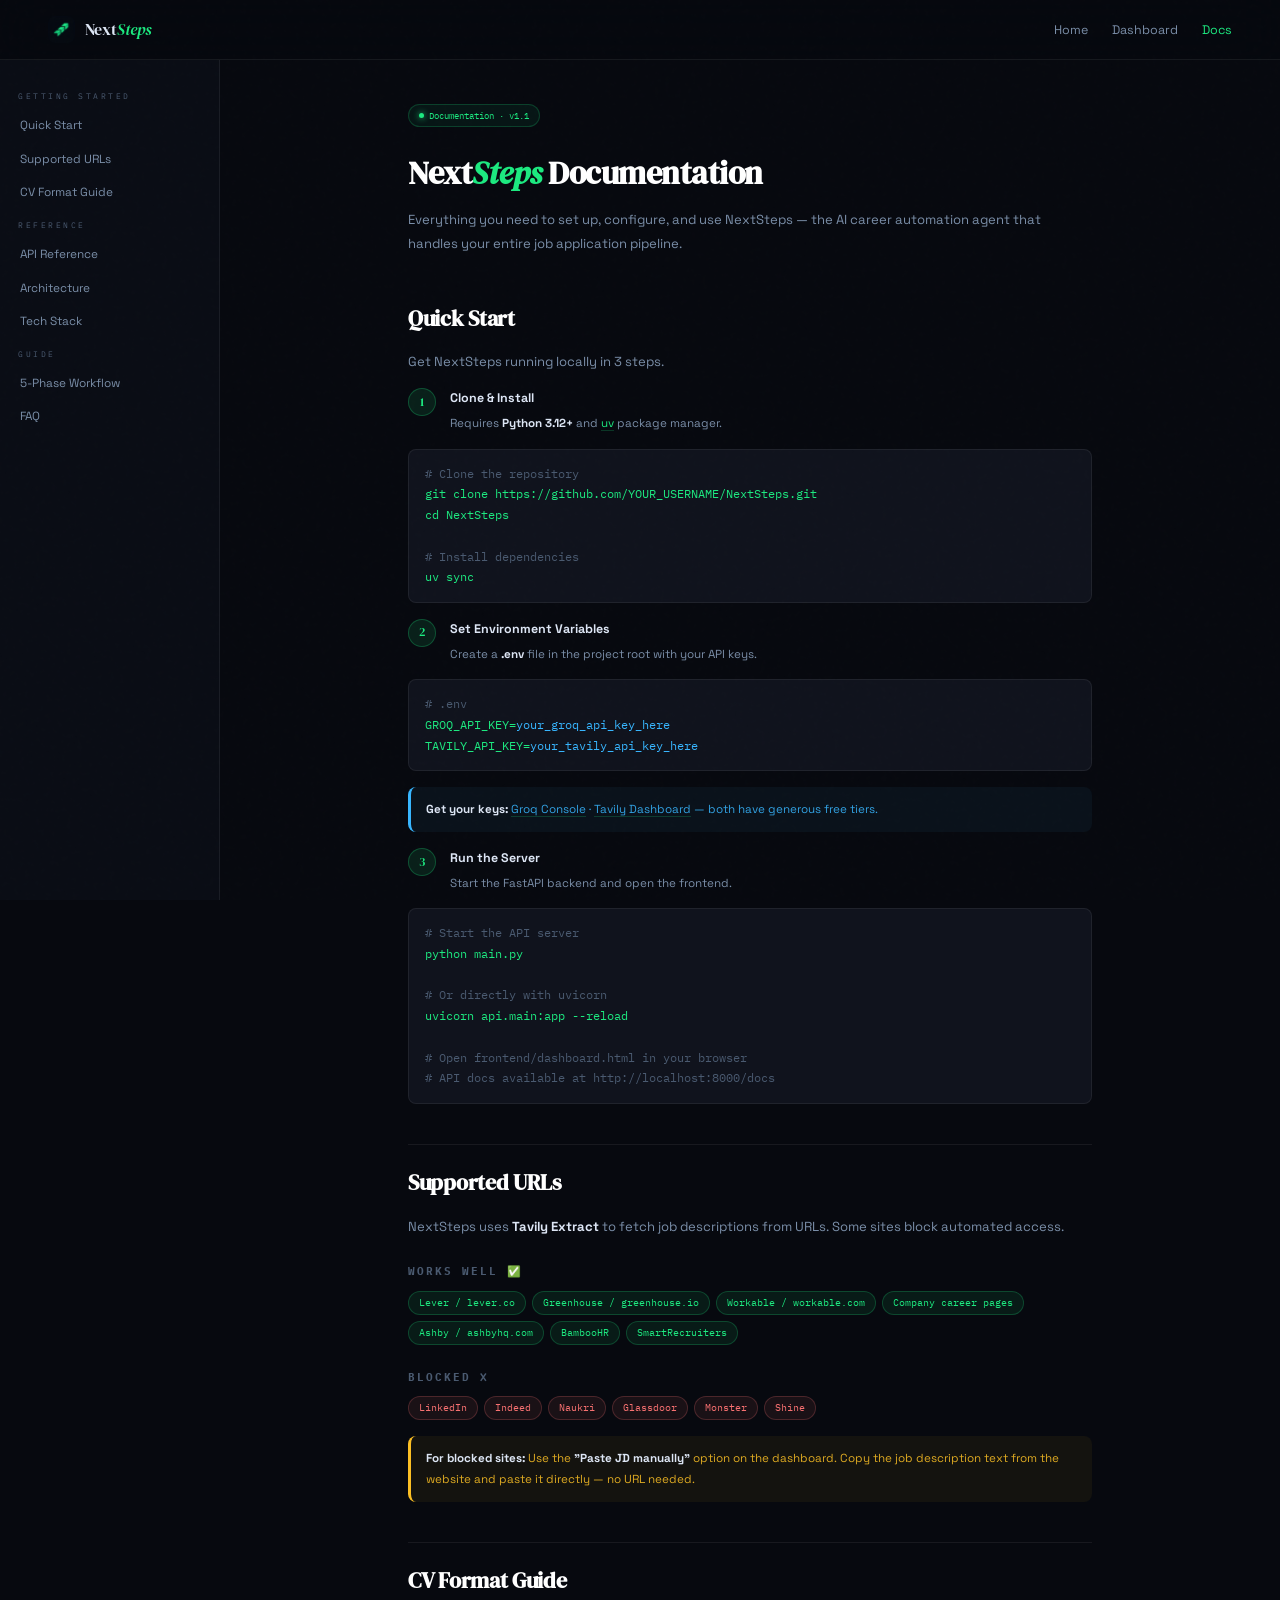
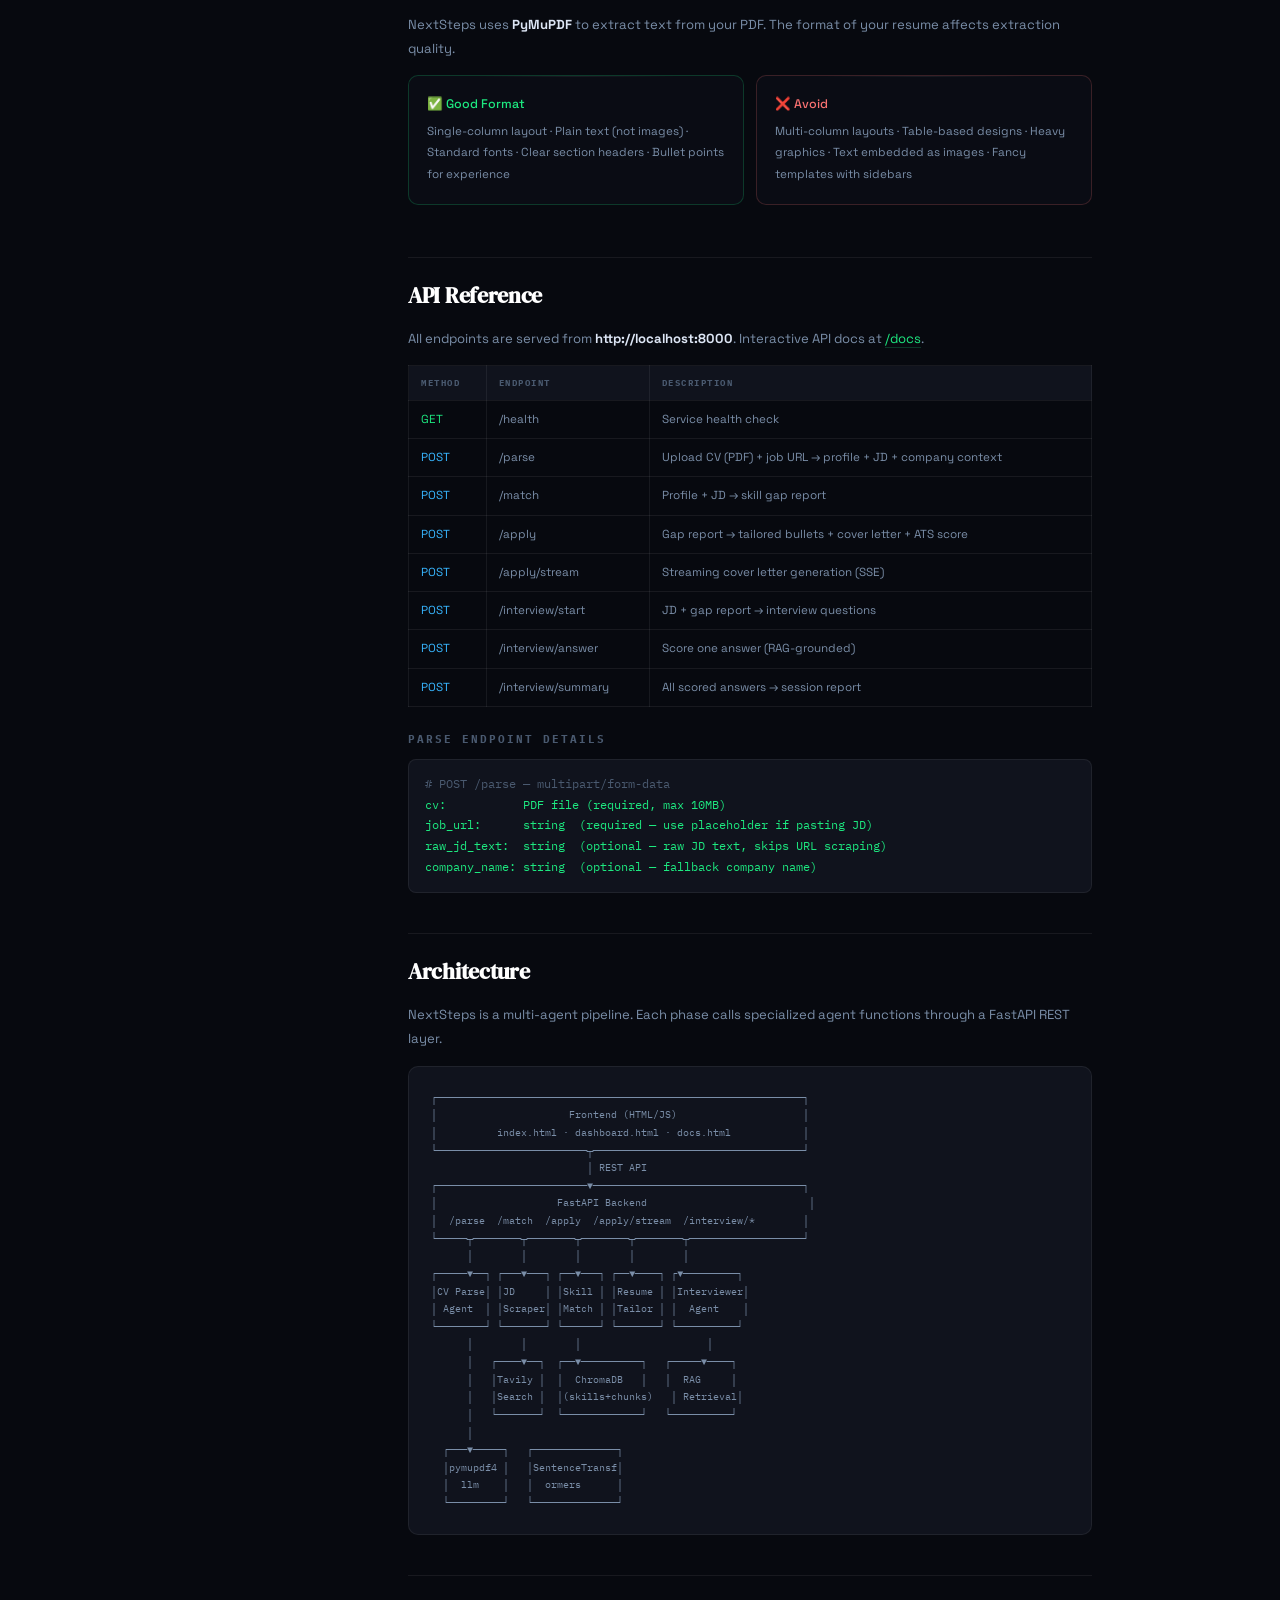
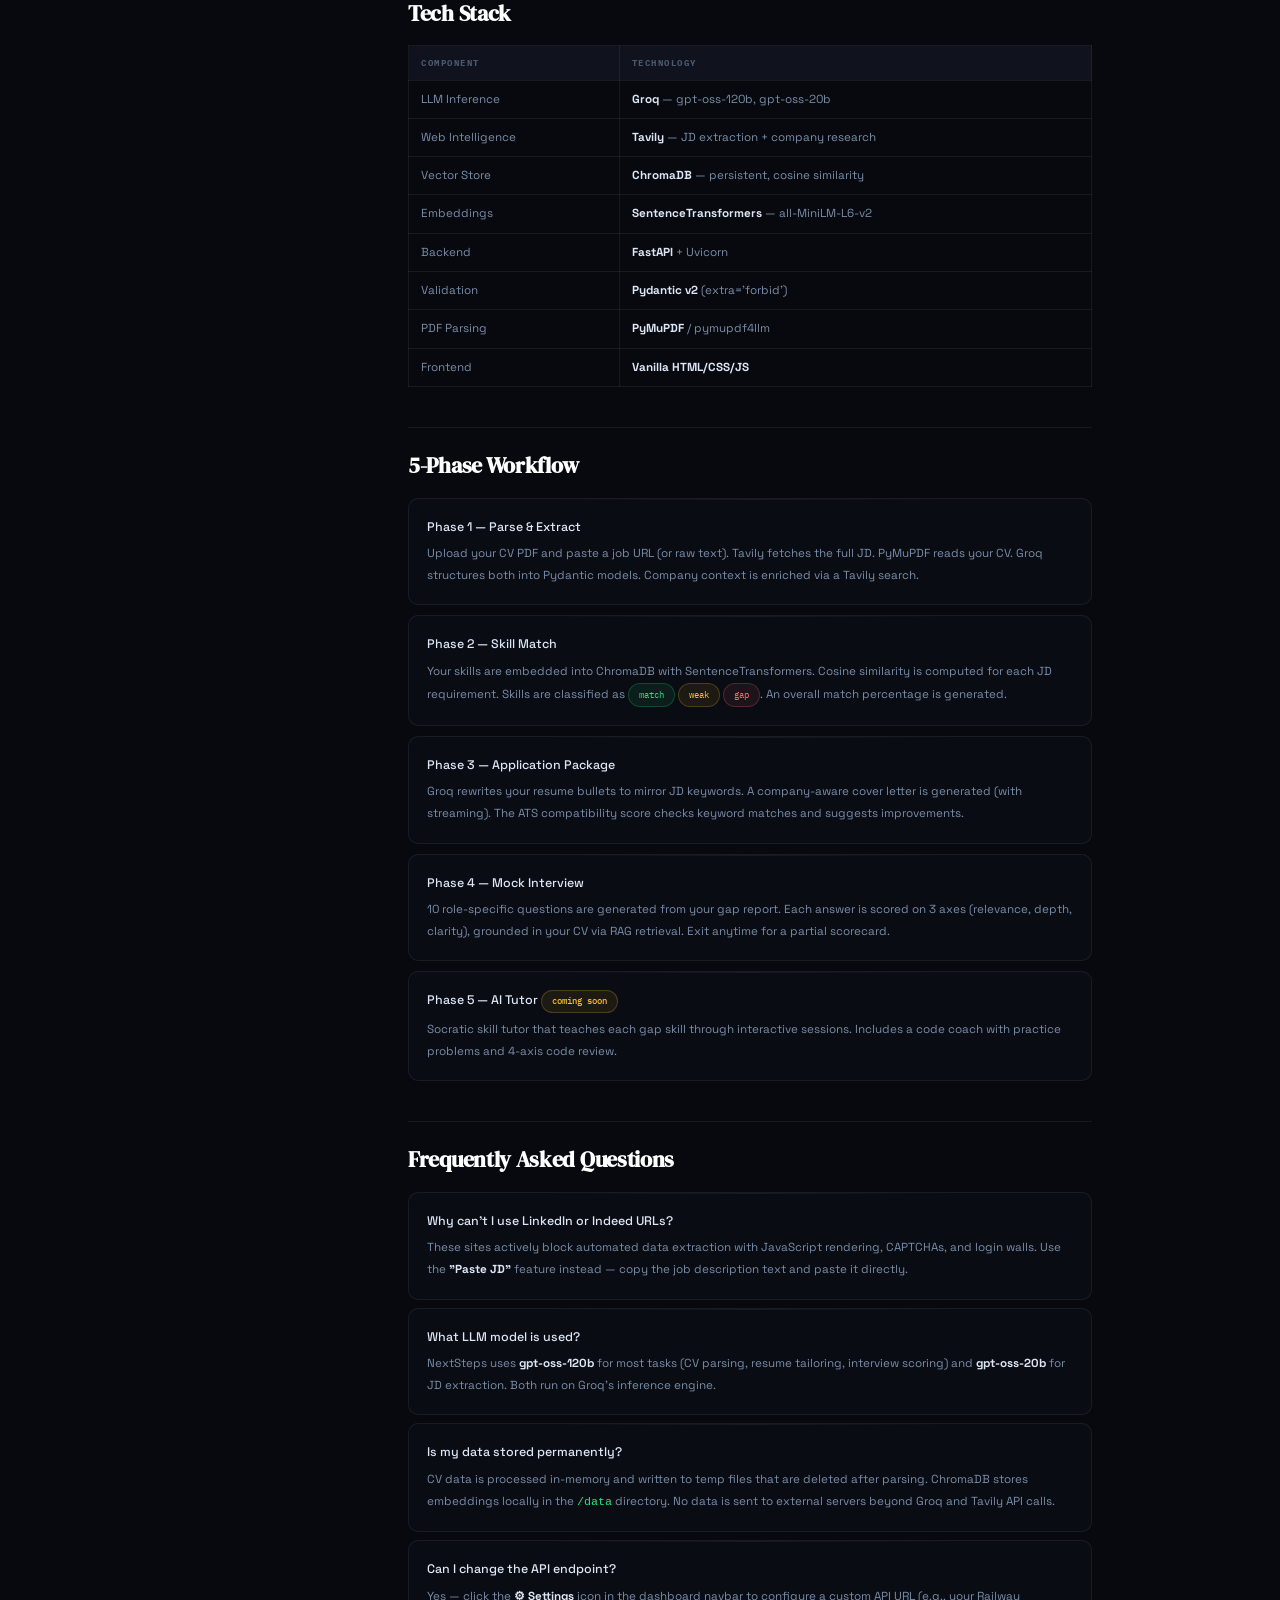
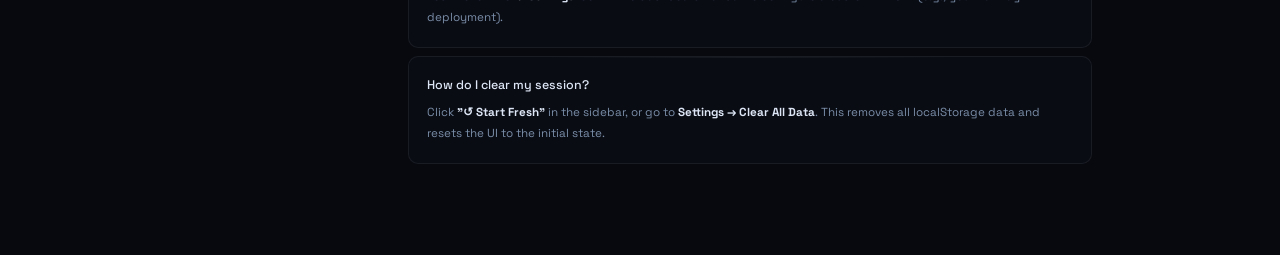
<file: frontend/docs.html>
<!DOCTYPE html>
<html lang="en">
<head>
<meta charset="UTF-8">
<meta name="viewport" content="width=device-width, initial-scale=1.0">
<title>NextSteps — Documentation</title>
<meta name="description" content="NextSteps documentation: setup guide, API reference, supported URLs, CV format guide, and architecture overview.">
<link rel="icon" type="image/png" href="assets/logo.png">
<link href="https://fonts.googleapis.com/css2?family=DM+Serif+Display:ital@0;1&family=IBM+Plex+Mono:wght@300;400;500;600&family=Space+Grotesk:wght@300;400;500;600;700&display=swap" rel="stylesheet">
<style>
*,*::before,*::after{box-sizing:border-box;margin:0;padding:0}
:root{
  --bg:#07090f;--s1:#0b0e17;--s2:#10131d;--s3:#151926;
  --b1:rgba(255,255,255,0.065);--b2:rgba(255,255,255,0.11);
  --green:#1de980;--blue:#38b6ff;--orange:#ff7a3d;--purple:#a78bfa;--yellow:#fbbf24;--red:#f87171;--teal:#2de8c4;
  --text:#dde6f5;--muted:#4a5a70;--muted2:#7a8ea8;
  --font-d:'DM Serif Display',serif;--font-m:'IBM Plex Mono',monospace;--font-s:'Space Grotesk',sans-serif;
}
html{scroll-behavior:smooth}
body{background:var(--bg);color:var(--text);font-family:var(--font-s);line-height:1.65}
body::before{content:'';position:fixed;inset:0;background-image:url("data:image/svg+xml,%3Csvg viewBox='0 0 200 200' xmlns='http://www.w3.org/2000/svg'%3E%3Cfilter id='n'%3E%3CfeTurbulence type='fractalNoise' baseFrequency='0.85' numOctaves='4' stitchTiles='stitch'/%3E%3C/filter%3E%3Crect width='100%25' height='100%25' filter='url(%23n)' opacity='0.03'/%3E%3C/svg%3E");pointer-events:none;z-index:9999;opacity:0.3}

/* NAV */
.docs-nav{position:fixed;top:0;left:0;right:0;z-index:100;display:flex;align-items:center;justify-content:space-between;padding:0 48px;height:60px;background:rgba(7,9,15,0.85);backdrop-filter:blur(24px);border-bottom:1px solid var(--b1)}
.docs-nav-logo{display:flex;align-items:center;gap:10px;text-decoration:none}
.docs-nav-icon{width:26px;height:26px;border-radius:6px;background:linear-gradient(135deg,rgba(29,233,128,0.18),rgba(29,233,128,0.05));border:1px solid rgba(29,233,128,0.32);display:flex;align-items:center;justify-content:center;font-family:var(--font-d);font-size:0.7rem;color:var(--green);font-style:italic}
.docs-nav-name{font-family:var(--font-d);font-size:1rem;color:var(--text)}
.docs-nav-name em{font-style:italic;color:var(--green)}
.docs-nav-links{display:flex;gap:24px;list-style:none}
.docs-nav-links a{color:var(--muted2);text-decoration:none;font-size:0.78rem;transition:color 0.15s}
.docs-nav-links a:hover{color:var(--text)}
.docs-nav-links a.active{color:var(--green)}

/* LAYOUT */
.docs-shell{display:flex;margin-top:60px;min-height:calc(100vh - 60px)}
.docs-sidebar{width:220px;flex-shrink:0;background:rgba(11,14,23,0.94);border-right:1px solid var(--b1);padding:20px 0;position:sticky;top:60px;height:calc(100vh - 60px);overflow-y:auto}
.docs-sidebar::-webkit-scrollbar{width:0}
.ds-sec{padding:10px 18px 5px;font-size:0.5rem;color:var(--muted);letter-spacing:2.5px;text-transform:uppercase;font-family:var(--font-m)}
.ds-link{display:block;padding:7px 18px;font-size:0.74rem;color:var(--muted2);text-decoration:none;transition:all 0.15s;border-left:2px solid transparent}
.ds-link:hover{color:var(--text);background:rgba(255,255,255,0.02)}
.ds-link.active{color:var(--green);border-left-color:var(--green);background:rgba(29,233,128,0.04)}

.docs-content{flex:1;max-width:780px;padding:40px 48px 80px;margin:0 auto}

/* TYPOGRAPHY */
.docs-content h1{font-family:var(--font-d);font-size:2rem;color:#fff;letter-spacing:-0.5px;margin-bottom:8px}
.docs-content h1 em{font-style:italic;color:var(--green)}
.docs-content h2{font-family:var(--font-d);font-size:1.35rem;color:#fff;margin:40px 0 14px;padding-top:20px;border-top:1px solid var(--b1);letter-spacing:-0.3px}
.docs-content h2:first-of-type{border-top:none;margin-top:24px}
.docs-content h3{font-size:0.68rem;color:var(--muted);letter-spacing:2px;text-transform:uppercase;font-family:var(--font-m);margin:24px 0 10px}
.docs-content p{font-size:0.82rem;color:var(--muted2);line-height:1.85;margin-bottom:14px}
.docs-content strong{color:var(--text)}
.docs-content a{color:var(--green);text-decoration:none;border-bottom:1px solid rgba(29,233,128,0.2);transition:border-color 0.15s}
.docs-content a:hover{border-color:var(--green)}

/* CARDS */
.doc-card{background:rgba(11,14,23,0.82);border:1px solid var(--b1);border-radius:10px;padding:18px;margin-bottom:12px;position:relative;overflow:hidden}
.doc-card::before{content:'';position:absolute;top:0;left:20%;right:20%;height:1px;background:linear-gradient(90deg,transparent,rgba(255,255,255,0.06),transparent)}
.doc-card h4{font-size:0.78rem;color:var(--text);font-weight:500;margin-bottom:6px}
.doc-card p{font-size:0.73rem;margin-bottom:0}

/* CODE */
.doc-code{background:var(--s2);border:1px solid var(--b1);border-radius:8px;padding:14px 16px;font-family:var(--font-m);font-size:0.72rem;color:var(--green);line-height:1.8;overflow-x:auto;margin:10px 0 16px;white-space:pre}
.doc-code .c{color:var(--muted)}
.doc-code .s{color:var(--blue)}

/* TABLE */
.doc-table{width:100%;border-collapse:collapse;margin:10px 0 20px;font-size:0.73rem}
.doc-table th{text-align:left;padding:9px 12px;background:var(--s2);border:1px solid var(--b1);color:var(--muted);font-family:var(--font-m);font-size:0.58rem;letter-spacing:1.5px;text-transform:uppercase}
.doc-table td{padding:9px 12px;border:1px solid var(--b1);color:var(--muted2)}
.doc-table tr:hover td{background:rgba(255,255,255,0.01)}

/* CHIPS */
.chip-ok{display:inline-flex;padding:3px 10px;border-radius:14px;font-size:0.6rem;font-family:var(--font-m);background:rgba(29,233,128,0.08);border:1px solid rgba(29,233,128,0.22);color:var(--green)}
.chip-bad{display:inline-flex;padding:3px 10px;border-radius:14px;font-size:0.6rem;font-family:var(--font-m);background:rgba(248,113,113,0.08);border:1px solid rgba(248,113,113,0.22);color:var(--red)}
.chip-warn{display:inline-flex;padding:3px 10px;border-radius:14px;font-size:0.6rem;font-family:var(--font-m);background:rgba(251,191,36,0.08);border:1px solid rgba(251,191,36,0.22);color:var(--yellow)}

/* CALLOUT */
.doc-callout{border-radius:8px;padding:12px 15px;font-size:0.73rem;line-height:1.78;border-left:3px solid;margin:12px 0 16px}
.doc-callout.info{background:rgba(56,182,255,0.05);border-color:var(--blue);color:rgba(56,182,255,0.88)}
.doc-callout.warn{background:rgba(251,191,36,0.05);border-color:var(--yellow);color:rgba(251,191,36,0.88)}
.doc-callout.ok{background:rgba(29,233,128,0.05);border-color:var(--green);color:rgba(29,233,128,0.88)}

/* ARCHITECTURE DIAGRAM */
.arch-box{background:var(--s2);border:1px solid var(--b1);border-radius:10px;padding:22px;font-family:var(--font-m);font-size:0.63rem;line-height:1.75;color:var(--muted2);overflow-x:auto;white-space:pre;margin:12px 0 20px}

/* STEPS */
.step-row{display:flex;gap:14px;align-items:flex-start;margin-bottom:14px}
.step-num{width:28px;height:28px;border-radius:50%;background:rgba(29,233,128,0.1);border:1px solid rgba(29,233,128,0.25);display:flex;align-items:center;justify-content:center;font-family:var(--font-d);font-size:0.72rem;color:var(--green);flex-shrink:0}
.step-body{flex:1}
.step-body h4{font-size:0.78rem;color:var(--text);margin-bottom:4px}
.step-body p{font-size:0.73rem;margin-bottom:0}

/* TAG */
.doc-badge{display:inline-flex;align-items:center;gap:5px;padding:3px 10px;border-radius:20px;background:rgba(29,233,128,0.06);border:1px solid rgba(29,233,128,0.2);color:var(--green);font-size:0.58rem;font-family:var(--font-m);margin-bottom:20px}
.doc-badge::before{content:'';width:5px;height:5px;border-radius:50%;background:var(--green);box-shadow:0 0 6px var(--green)}
</style>
</head>
<body>

<!-- NAV -->
<nav class="docs-nav">
  <a class="docs-nav-logo" href="index.html">
    <img src="assets/logo.png" style="width:27px;height:27px;border-radius:7px;object-fit:contain;" alt="NS">
    <div class="docs-nav-name">Next<em>Steps</em></div>
  </a>
  <ul class="docs-nav-links">
    <li><a href="index.html">Home</a></li>
    <li><a href="dashboard.html">Dashboard</a></li>
    <li><a href="docs.html" class="active">Docs</a></li>
  </ul>
</nav>

<div class="docs-shell">

<!-- SIDEBAR -->
<aside class="docs-sidebar">
  <div class="ds-sec">Getting Started</div>
  <a class="ds-link active" href="#quick-start" onclick="setActiveLink(this)">Quick Start</a>
  <a class="ds-link" href="#supported-urls" onclick="setActiveLink(this)">Supported URLs</a>
  <a class="ds-link" href="#cv-guide" onclick="setActiveLink(this)">CV Format Guide</a>
  <div class="ds-sec">Reference</div>
  <a class="ds-link" href="#api-reference" onclick="setActiveLink(this)">API Reference</a>
  <a class="ds-link" href="#architecture" onclick="setActiveLink(this)">Architecture</a>
  <a class="ds-link" href="#tech-stack" onclick="setActiveLink(this)">Tech Stack</a>
  <div class="ds-sec">Guide</div>
  <a class="ds-link" href="#workflow" onclick="setActiveLink(this)">5-Phase Workflow</a>
  <a class="ds-link" href="#faq" onclick="setActiveLink(this)">FAQ</a>
</aside>

<!-- CONTENT -->
<main class="docs-content">
  <div class="doc-badge">Documentation · v1.1</div>
  <h1>Next<em>Steps</em> Documentation</h1>
  <p>Everything you need to set up, configure, and use NextSteps — the AI career automation agent that handles your entire job application pipeline.</p>

  <!-- QUICK START -->
  <h2 id="quick-start">Quick Start</h2>
  <p>Get NextSteps running locally in 3 steps.</p>

  <div class="step-row">
    <div class="step-num">1</div>
    <div class="step-body">
      <h4>Clone &amp; Install</h4>
      <p>Requires <strong>Python 3.12+</strong> and <a href="https://docs.astral.sh/uv/">uv</a> package manager.</p>
    </div>
  </div>
  <div class="doc-code"><span class="c"># Clone the repository</span>
git clone https://github.com/YOUR_USERNAME/NextSteps.git
cd NextSteps

<span class="c"># Install dependencies</span>
uv sync</div>

  <div class="step-row">
    <div class="step-num">2</div>
    <div class="step-body">
      <h4>Set Environment Variables</h4>
      <p>Create a <strong>.env</strong> file in the project root with your API keys.</p>
    </div>
  </div>
  <div class="doc-code"><span class="c"># .env</span>
GROQ_API_KEY=<span class="s">your_groq_api_key_here</span>
TAVILY_API_KEY=<span class="s">your_tavily_api_key_here</span></div>
  <div class="doc-callout info">
    <strong>Get your keys:</strong> <a href="https://console.groq.com/" style="color:inherit">Groq Console</a> · <a href="https://app.tavily.com/" style="color:inherit">Tavily Dashboard</a> — both have generous free tiers.
  </div>

  <div class="step-row">
    <div class="step-num">3</div>
    <div class="step-body">
      <h4>Run the Server</h4>
      <p>Start the FastAPI backend and open the frontend.</p>
    </div>
  </div>
  <div class="doc-code"><span class="c"># Start the API server</span>
python main.py

<span class="c"># Or directly with uvicorn</span>
uvicorn api.main:app --reload

<span class="c"># Open frontend/dashboard.html in your browser</span>
<span class="c"># API docs available at http://localhost:8000/docs</span></div>

  <!-- SUPPORTED URLs -->
  <h2 id="supported-urls">Supported URLs</h2>
  <p>NextSteps uses <strong>Tavily Extract</strong> to fetch job descriptions from URLs. Some sites block automated access.</p>

  <h3>Works well ✅</h3>
  <div style="display:flex;flex-wrap:wrap;gap:6px;margin-bottom:16px">
    <span class="chip-ok">Lever / lever.co</span>
    <span class="chip-ok">Greenhouse / greenhouse.io</span>
    <span class="chip-ok">Workable / workable.com</span>
    <span class="chip-ok">Company career pages</span>
    <span class="chip-ok">Ashby / ashbyhq.com</span>
    <span class="chip-ok">BambooHR</span>
    <span class="chip-ok">SmartRecruiters</span>
  </div>

  <h3>Blocked ❌</h3>
  <div style="display:flex;flex-wrap:wrap;gap:6px;margin-bottom:16px">
    <span class="chip-bad">LinkedIn</span>
    <span class="chip-bad">Indeed</span>
    <span class="chip-bad">Naukri</span>
    <span class="chip-bad">Glassdoor</span>
    <span class="chip-bad">Monster</span>
    <span class="chip-bad">Shine</span>
  </div>

  <div class="doc-callout warn">
    <strong>For blocked sites:</strong> Use the <strong>"Paste JD manually"</strong> option on the dashboard. Copy the job description text from the website and paste it directly — no URL needed.
  </div>

  <!-- CV FORMAT GUIDE -->
  <h2 id="cv-guide">CV Format Guide</h2>
  <p>NextSteps uses <strong>PyMuPDF</strong> to extract text from your PDF. The format of your resume affects extraction quality.</p>

  <div style="display:grid;grid-template-columns:1fr 1fr;gap:12px;margin:12px 0 20px">
    <div class="doc-card" style="border-color:rgba(29,233,128,0.2)">
      <h4 style="color:var(--green)">✅ Good Format</h4>
      <p>Single-column layout · Plain text (not images) · Standard fonts · Clear section headers · Bullet points for experience</p>
    </div>
    <div class="doc-card" style="border-color:rgba(248,113,113,0.2)">
      <h4 style="color:var(--red)">❌ Avoid</h4>
      <p>Multi-column layouts · Table-based designs · Heavy graphics · Text embedded as images · Fancy templates with sidebars</p>
    </div>
  </div>

  <!-- API REFERENCE -->
  <h2 id="api-reference">API Reference</h2>
  <p>All endpoints are served from <strong>http://localhost:8000</strong>. Interactive API docs at <a href="http://localhost:8000/docs">/docs</a>.</p>

  <table class="doc-table">
    <thead>
      <tr><th>Method</th><th>Endpoint</th><th>Description</th></tr>
    </thead>
    <tbody>
      <tr><td><span style="color:var(--green)">GET</span></td><td>/health</td><td>Service health check</td></tr>
      <tr><td><span style="color:var(--blue)">POST</span></td><td>/parse</td><td>Upload CV (PDF) + job URL → profile + JD + company context</td></tr>
      <tr><td><span style="color:var(--blue)">POST</span></td><td>/match</td><td>Profile + JD → skill gap report</td></tr>
      <tr><td><span style="color:var(--blue)">POST</span></td><td>/apply</td><td>Gap report → tailored bullets + cover letter + ATS score</td></tr>
      <tr><td><span style="color:var(--blue)">POST</span></td><td>/apply/stream</td><td>Streaming cover letter generation (SSE)</td></tr>
      <tr><td><span style="color:var(--blue)">POST</span></td><td>/interview/start</td><td>JD + gap report → interview questions</td></tr>
      <tr><td><span style="color:var(--blue)">POST</span></td><td>/interview/answer</td><td>Score one answer (RAG-grounded)</td></tr>
      <tr><td><span style="color:var(--blue)">POST</span></td><td>/interview/summary</td><td>All scored answers → session report</td></tr>
    </tbody>
  </table>

  <h3>Parse endpoint details</h3>
  <div class="doc-code"><span class="c"># POST /parse — multipart/form-data</span>
cv:           PDF file (required, max 10MB)
job_url:      string  (required — use placeholder if pasting JD)
raw_jd_text:  string  (optional — raw JD text, skips URL scraping)
company_name: string  (optional — fallback company name)</div>

  <!-- ARCHITECTURE -->
  <h2 id="architecture">Architecture</h2>
  <p>NextSteps is a multi-agent pipeline. Each phase calls specialized agent functions through a FastAPI REST layer.</p>

  <div class="arch-box">┌─────────────────────────────────────────────────────────────┐
│                      Frontend (HTML/JS)                     │
│          index.html · dashboard.html · docs.html            │
└─────────────────────────┬───────────────────────────────────┘
                          │ REST API
┌─────────────────────────▼───────────────────────────────────┐
│                    FastAPI Backend                           │
│  /parse  /match  /apply  /apply/stream  /interview/*        │
└─────┬────────┬────────┬────────┬────────┬───────────────────┘
      │        │        │        │        │
┌─────▼──┐ ┌───▼───┐ ┌──▼───┐ ┌──▼────┐ ┌▼─────────┐
│CV Parse│ │JD     │ │Skill │ │Resume │ │Interviewer│
│ Agent  │ │Scraper│ │Match │ │Tailor │ │  Agent    │
└────────┘ └───────┘ └──────┘ └───────┘ └──────────┘
      │        │        │                     │
      │   ┌────▼──┐  ┌──▼──────────┐   ┌─────▼────┐
      │   │Tavily │  │  ChromaDB   │   │  RAG     │
      │   │Search │  │(skills+chunks)   │ Retrieval│
      │   └───────┘  └─────────────┘   └──────────┘
      │
  ┌───▼─────┐   ┌──────────────┐
  │pymupdf4 │   │SentenceTransf│
  │  llm    │   │  ormers      │
  └─────────┘   └──────────────┘</div>

  <!-- TECH STACK -->
  <h2 id="tech-stack">Tech Stack</h2>
  <table class="doc-table">
    <thead>
      <tr><th>Component</th><th>Technology</th></tr>
    </thead>
    <tbody>
      <tr><td>LLM Inference</td><td><strong>Groq</strong> — gpt-oss-120b, gpt-oss-20b</td></tr>
      <tr><td>Web Intelligence</td><td><strong>Tavily</strong> — JD extraction + company research</td></tr>
      <tr><td>Vector Store</td><td><strong>ChromaDB</strong> — persistent, cosine similarity</td></tr>
      <tr><td>Embeddings</td><td><strong>SentenceTransformers</strong> — all-MiniLM-L6-v2</td></tr>
      <tr><td>Backend</td><td><strong>FastAPI</strong> + Uvicorn</td></tr>
      <tr><td>Validation</td><td><strong>Pydantic v2</strong> (extra='forbid')</td></tr>
      <tr><td>PDF Parsing</td><td><strong>PyMuPDF</strong> / pymupdf4llm</td></tr>
      <tr><td>Frontend</td><td><strong>Vanilla HTML/CSS/JS</strong></td></tr>
    </tbody>
  </table>

  <!-- WORKFLOW -->
  <h2 id="workflow">5-Phase Workflow</h2>

  <div class="doc-card" style="margin-bottom:10px">
    <h4>Phase 1 — Parse &amp; Extract</h4>
    <p>Upload your CV PDF and paste a job URL (or raw text). Tavily fetches the full JD. PyMuPDF reads your CV. Groq structures both into Pydantic models. Company context is enriched via a Tavily search.</p>
  </div>
  <div class="doc-card" style="margin-bottom:10px">
    <h4>Phase 2 — Skill Match</h4>
    <p>Your skills are embedded into ChromaDB with SentenceTransformers. Cosine similarity is computed for each JD requirement. Skills are classified as <span class="chip-ok" style="font-size:0.55rem">match</span> <span class="chip-warn" style="font-size:0.55rem">weak</span> <span class="chip-bad" style="font-size:0.55rem">gap</span>. An overall match percentage is generated.</p>
  </div>
  <div class="doc-card" style="margin-bottom:10px">
    <h4>Phase 3 — Application Package</h4>
    <p>Groq rewrites your resume bullets to mirror JD keywords. A company-aware cover letter is generated (with streaming). The ATS compatibility score checks keyword matches and suggests improvements.</p>
  </div>
  <div class="doc-card" style="margin-bottom:10px">
    <h4>Phase 4 — Mock Interview</h4>
    <p>10 role-specific questions are generated from your gap report. Each answer is scored on 3 axes (relevance, depth, clarity), grounded in your CV via RAG retrieval. Exit anytime for a partial scorecard.</p>
  </div>
  <div class="doc-card">
    <h4>Phase 5 — AI Tutor <span class="chip-warn" style="font-size:0.55rem">coming soon</span></h4>
    <p>Socratic skill tutor that teaches each gap skill through interactive sessions. Includes a code coach with practice problems and 4-axis code review.</p>
  </div>

  <!-- FAQ -->
  <h2 id="faq">Frequently Asked Questions</h2>

  <div class="doc-card" style="margin-bottom:8px">
    <h4>Why can't I use LinkedIn or Indeed URLs?</h4>
    <p>These sites actively block automated data extraction with JavaScript rendering, CAPTCHAs, and login walls. Use the <strong>"Paste JD"</strong> feature instead — copy the job description text and paste it directly.</p>
  </div>
  <div class="doc-card" style="margin-bottom:8px">
    <h4>What LLM model is used?</h4>
    <p>NextSteps uses <strong>gpt-oss-120b</strong> for most tasks (CV parsing, resume tailoring, interview scoring) and <strong>gpt-oss-20b</strong> for JD extraction. Both run on Groq's inference engine.</p>
  </div>
  <div class="doc-card" style="margin-bottom:8px">
    <h4>Is my data stored permanently?</h4>
    <p>CV data is processed in-memory and written to temp files that are deleted after parsing. ChromaDB stores embeddings locally in the <code style="color:var(--green)">/data</code> directory. No data is sent to external servers beyond Groq and Tavily API calls.</p>
  </div>
  <div class="doc-card" style="margin-bottom:8px">
    <h4>Can I change the API endpoint?</h4>
    <p>Yes — click the <strong>⚙ Settings</strong> icon in the dashboard navbar to configure a custom API URL (e.g., your Railway deployment).</p>
  </div>
  <div class="doc-card">
    <h4>How do I clear my session?</h4>
    <p>Click <strong>"↺ Start Fresh"</strong> in the sidebar, or go to <strong>Settings → Clear All Data</strong>. This removes all localStorage data and resets the UI to the initial state.</p>
  </div>

</main>
</div>

<script>
function setActiveLink(el) {
  document.querySelectorAll('.ds-link').forEach(function(l) { l.classList.remove('active'); });
  el.classList.add('active');
}

// Active section on scroll
const sections = document.querySelectorAll('[id]');
const links = document.querySelectorAll('.ds-link');
window.addEventListener('scroll', function() {
  let cur = '';
  sections.forEach(function(s) {
    if (window.scrollY + 100 >= s.offsetTop) cur = s.id;
  });
  links.forEach(function(l) {
    l.classList.remove('active');
    if (l.getAttribute('href') === '#' + cur) l.classList.add('active');
  });
});
</script>
</body>
</html>
</file>
<file: frontend/css/design-system.css>
/* ═══════════════════════════════════════════════
   NextSteps — Design System
   Variables · Resets · Body · Backgrounds · Shell
═══════════════════════════════════════════════ */
*,*::before,*::after{box-sizing:border-box;margin:0;padding:0}
:root{
  --bg:#07090f;--s1:#0b0e17;--s2:#10131d;--s3:#151926;--s4:#1a1f2e;
  --b1:rgba(255,255,255,0.065);--b2:rgba(255,255,255,0.11);
  --green:#1de980;--gdim:rgba(29,233,128,0.09);
  --blue:#38b6ff;--bdim:rgba(56,182,255,0.09);
  --orange:#ff7a3d;--odim:rgba(255,122,61,0.09);
  --purple:#a78bfa;--pdim:rgba(167,139,250,0.09);
  --yellow:#fbbf24;--red:#f87171;--teal:#2de8c4;
  --text:#dde6f5;--muted:#4a5a70;--muted2:#7a8ea8;
  --font-d:'DM Serif Display',serif;--font-m:'IBM Plex Mono',monospace;--font-s:'Space Grotesk',sans-serif;
  --sbw:228px;--sbwc:56px;--tbh:58px;--phh:40px;
}
html,body{height:100%;overflow:hidden;background:var(--bg);color:var(--text);font-family:var(--font-s)}
body::before{content:'';position:fixed;inset:0;background-image:url("data:image/svg+xml,%3Csvg viewBox='0 0 200 200' xmlns='http://www.w3.org/2000/svg'%3E%3Cfilter id='n'%3E%3CfeTurbulence type='fractalNoise' baseFrequency='0.85' numOctaves='4' stitchTiles='stitch'/%3E%3C/filter%3E%3Crect width='100%25' height='100%25' filter='url(%23n)' opacity='0.03'/%3E%3C/svg%3E");pointer-events:none;z-index:9999;opacity:0.3}
.bg-grid{position:fixed;inset:0;background-image:radial-gradient(circle,rgba(255,255,255,0.055) 1px,transparent 1px);background-size:28px 28px;-webkit-mask-image:radial-gradient(ellipse 80% 80% at 70% 50%,black 5%,transparent 78%);mask-image:radial-gradient(ellipse 80% 80% at 70% 50%,black 5%,transparent 78%);pointer-events:none;z-index:0;opacity:0.45}
.bg-glow{position:fixed;width:640px;height:420px;background:radial-gradient(ellipse,rgba(29,233,128,0.05) 0%,transparent 70%);top:38%;right:8%;pointer-events:none;z-index:0;animation:breathe 7s ease-in-out infinite}
@keyframes breathe{0%,100%{opacity:1;transform:scale(1)}50%{opacity:0.5;transform:scale(1.1)}}
.shell{display:flex;height:100vh;overflow:hidden;position:relative;z-index:1}
</file>
<file: frontend/css/sidebar.css>
/* ═══════════════════════════════════════════════
   NextSteps — Sidebar
═══════════════════════════════════════════════ */
.sidebar{
  width:var(--sbw);flex-shrink:0;
  background:rgba(11,14,23,0.94);backdrop-filter:blur(20px);
  border-right:1px solid var(--b1);
  display:flex;flex-direction:column;
  overflow:hidden;
  position:relative;z-index:10;
  transition:width 0.26s cubic-bezier(0.4,0,0.2,1)
}
.sidebar.col{width:var(--sbwc)}
.sidebar::after{content:'';position:absolute;top:0;right:0;width:1px;height:100%;background:linear-gradient(180deg,transparent 5%,rgba(29,233,128,0.16) 35%,rgba(29,233,128,0.16) 65%,transparent 95%);pointer-events:none}

/* scrollable inner area — everything except Start Fresh button scrolls */
.sb-inner{flex:1;overflow-y:auto;overflow-x:hidden;display:flex;flex-direction:column;min-height:0}
.sb-inner::-webkit-scrollbar{width:0;background:transparent}

.sb-tog{position:absolute;top:50%;right:-11px;transform:translateY(-50%);width:24px;height:24px;border-radius:50%;background:var(--s2);border:1px solid var(--b1);display:flex;align-items:center;justify-content:center;cursor:pointer;z-index:20;transition:all 0.2s,transform 0.26s;font-size:0.6rem;color:var(--muted2);box-shadow:0 2px 8px rgba(0,0,0,0.4)}
.sb-tog:hover{background:var(--s3);color:var(--text);border-color:var(--b2)}
.sidebar.col .sb-tog{transform:translateY(-50%) rotate(180deg)}
.sb-logo{padding:15px 13px;border-bottom:1px solid var(--b1);display:flex;align-items:center;gap:10px;min-height:58px;text-decoration:none;flex-shrink:0}
.sb-logo-icon{width:27px;height:27px;border-radius:7px;background:linear-gradient(135deg,rgba(29,233,128,0.18),rgba(29,233,128,0.05));border:1px solid rgba(29,233,128,0.32);display:flex;align-items:center;justify-content:center;font-family:var(--font-d);font-size:0.75rem;color:var(--green);flex-shrink:0;font-style:italic}
.sb-logo-info{overflow:hidden;transition:opacity 0.18s,max-width 0.26s;max-width:160px}
.sidebar.col .sb-logo-info{opacity:0;max-width:0}
.sb-name{font-family:var(--font-d);font-size:1.05rem;color:var(--text);letter-spacing:-0.3px;line-height:1;white-space:nowrap}
.sb-name em{font-style:italic;color:var(--green)}
.sb-slogan{font-size:0.51rem;color:var(--muted);letter-spacing:2.5px;text-transform:uppercase;font-family:var(--font-m);margin-top:2px;white-space:nowrap}
.sb-sec{padding:12px 13px 5px;color:var(--muted);letter-spacing:3px;text-transform:uppercase;font-family:var(--font-m);white-space:nowrap;font-size:0.51rem;transition:opacity 0.18s}
.sidebar.col .sb-sec{opacity:0;pointer-events:none}
.ni{display:flex;align-items:center;gap:9px;padding:8px 10px 8px 13px;margin:1px 7px;border-radius:7px;cursor:pointer;font-size:0.73rem;color:var(--muted2);transition:all 0.15s;border:1px solid transparent;text-decoration:none;white-space:nowrap;overflow:hidden;position:relative}
.ni:hover{background:var(--s2);color:var(--text);border-color:var(--b1)}
.ni.active{background:var(--gdim);border-color:rgba(29,233,128,0.18);color:var(--green)}
.ni.nb.active{background:var(--bdim);border-color:rgba(56,182,255,0.18);color:var(--blue)}
.ni.no.active{background:var(--odim);border-color:rgba(255,122,61,0.18);color:var(--orange)}
.ni.np.active{background:var(--pdim);border-color:rgba(167,139,250,0.18);color:var(--purple)}
.nd{width:7px;height:7px;border-radius:50%;border:1.5px solid var(--muted);flex-shrink:0;transition:all 0.2s}
.ni.active .nd{background:var(--green);border-color:var(--green);box-shadow:0 0 7px var(--green)}
.ni.nb.active .nd{background:var(--blue);border-color:var(--blue);box-shadow:0 0 7px var(--blue)}
.ni.no.active .nd{background:var(--orange);border-color:var(--orange);box-shadow:0 0 7px var(--orange)}
.ni.np.active .nd{background:var(--purple);border-color:var(--purple);box-shadow:0 0 7px var(--purple)}
.nl{flex:1;transition:opacity 0.18s}
.np2{font-size:0.53rem;color:var(--muted);font-family:var(--font-m);letter-spacing:1px;flex-shrink:0;transition:opacity 0.18s}
.ni.active .np2{color:inherit;opacity:0.6}
.sidebar.col .nl,.sidebar.col .np2{opacity:0;pointer-events:none}
.sidebar.col .ni:hover::after{content:attr(data-tip);position:absolute;left:calc(var(--sbwc) + 8px);top:50%;transform:translateY(-50%);background:var(--s3);border:1px solid var(--b1);border-radius:6px;padding:5px 10px;font-size:0.66rem;color:var(--text);white-space:nowrap;z-index:100;font-family:var(--font-s);box-shadow:0 4px 16px rgba(0,0,0,0.4)}
.sb-sep{height:1px;background:var(--b1);margin:5px 11px}
.sess-box{margin:0 8px 6px;background:var(--s2);border:1px solid var(--b1);border-radius:8px;padding:10px 12px;transition:opacity 0.18s}
.sidebar.col .sess-box{opacity:0;pointer-events:none}
.sl-lbl{font-size:0.51rem;color:var(--muted);letter-spacing:2px;text-transform:uppercase;font-family:var(--font-m);margin-bottom:5px}
.sl-job{font-size:0.67rem;color:var(--text);line-height:1.35;word-break:break-all}
.sl-co{font-size:0.58rem;color:var(--green);margin-top:2px}
.sl-bar{display:flex;gap:3px;margin-top:8px}
.sbs{flex:1;height:2px;border-radius:2px;background:var(--b1);transition:all 0.4s}
.sbs.done{background:var(--green)}.sbs.act{background:var(--blue)}
.pp-wrap{margin:8px 8px 0;padding-bottom:6px;transition:opacity 0.18s}
.sidebar.col .pp-wrap{opacity:0;pointer-events:none}
.pp-lbl{font-size:0.51rem;color:var(--muted);letter-spacing:2.5px;text-transform:uppercase;font-family:var(--font-m);margin-bottom:8px;padding:0 4px}
.pp-s{display:flex;align-items:center;gap:8px;font-size:0.64rem;color:var(--muted);padding:4px 6px;border-radius:5px;transition:all 0.2s}
.pp-s.done{color:var(--green)}.pp-s.act{color:var(--text);background:var(--s2)}
.pp-ic{width:16px;height:16px;border-radius:50%;border:1.5px solid var(--muted);display:flex;align-items:center;justify-content:center;font-size:0.49rem;flex-shrink:0;font-family:var(--font-m);transition:all 0.2s}
.pp-s.done .pp-ic{background:var(--green);border-color:var(--green);color:#000}
.pp-s.act .pp-ic{border-color:var(--blue);color:var(--blue)}

/* Start Fresh — pinned to bottom, always visible */
.sb-fresh{flex-shrink:0;padding:8px;border-top:1px solid var(--b1);background:rgba(11,14,23,0.94);transition:opacity 0.18s}
.sidebar.col .sb-fresh{opacity:0;pointer-events:none}
.sb-fresh button{width:100%;background:none;border:1px solid var(--b1);border-radius:6px;color:var(--muted);font-size:0.56rem;letter-spacing:1.5px;text-transform:uppercase;font-family:var(--font-m);padding:7px 8px;cursor:pointer;transition:all 0.18s}
.sb-fresh button:hover{border-color:rgba(248,113,113,0.4);color:var(--red);background:rgba(248,113,113,0.05)}
</file>
<file: frontend/css/components.css>
/* ═══════════════════════════════════════════════
   NextSteps — Components
   Topnav · Cards · Buttons · Inputs · Chips · etc
═══════════════════════════════════════════════ */

/* ── MAIN ── */
.main{flex:1;overflow:hidden;display:flex;flex-direction:column;min-width:0;position:relative;z-index:1}
.topnav{height:var(--tbh);flex-shrink:0;background:rgba(11,14,23,0.9);backdrop-filter:blur(24px);border-bottom:1px solid var(--b1);display:flex;align-items:center;padding:0 24px;gap:12px}
.tn-title{font-size:0.8rem;color:var(--text);font-weight:500;letter-spacing:-0.2px}
.tn-sep{width:1px;height:13px;background:var(--b2);flex-shrink:0}
.tn-sub{font-size:0.61rem;color:var(--muted2);font-family:var(--font-m)}
.tn-tag{background:var(--s2);border:1px solid var(--b1);padding:3px 10px;border-radius:4px;font-size:0.58rem;color:var(--muted2);font-family:var(--font-m);letter-spacing:0.5px;transition:all 0.3s}
.tn-tag.ok{border-color:rgba(29,233,128,0.3);color:var(--green);background:rgba(29,233,128,0.06)}
.tn-right{margin-left:auto;display:flex;align-items:center;gap:8px}
.api-pill{display:flex;align-items:center;gap:6px;background:var(--s2);border:1px solid var(--b1);border-radius:20px;padding:4px 11px;font-size:0.59rem;color:var(--muted2);font-family:var(--font-m)}
.api-dot{width:5px;height:5px;border-radius:50%;background:var(--green);animation:pulse 2s infinite;box-shadow:0 0 6px var(--green)}
@keyframes pulse{0%,100%{opacity:1}50%{opacity:.2}}
.tn-btn{width:30px;height:30px;border-radius:7px;background:transparent;border:1px solid var(--b1);display:flex;align-items:center;justify-content:center;cursor:pointer;transition:all 0.15s;color:var(--muted2);font-size:0.72rem;text-decoration:none;position:relative}
.tn-btn:hover{background:var(--s2);border-color:var(--b2);color:var(--text)}
.tn-btn .tip{position:absolute;top:calc(100%+6px);right:0;background:var(--s3);border:1px solid var(--b1);border-radius:5px;padding:4px 9px;font-size:0.58rem;color:var(--text);white-space:nowrap;font-family:var(--font-s);pointer-events:none;opacity:0;transition:opacity 0.15s;z-index:50;box-shadow:0 4px 14px rgba(0,0,0,0.4)}
.tn-btn:hover .tip{opacity:1}
.avatar{width:30px;height:30px;border-radius:50%;background:linear-gradient(135deg,#1a3028,#0c1810);border:1.5px solid rgba(29,233,128,0.35);display:flex;align-items:center;justify-content:center;font-family:var(--font-m);font-size:0.62rem;color:var(--green);cursor:pointer;font-weight:600}
.phase-track{height:var(--phh);border-bottom:1px solid var(--b1);display:flex;align-items:center;padding:0 24px;background:rgba(11,14,23,0.7);flex-shrink:0}
.pt{display:flex;align-items:center;font-size:0.61rem;cursor:pointer;color:var(--muted);transition:all 0.18s;padding:0 10px;height:100%;border-bottom:2px solid transparent;font-family:var(--font-m);white-space:nowrap}
.pt:hover{color:var(--muted2)}
.pt.active{color:var(--green);border-bottom-color:var(--green)}
.pt.done{color:var(--teal)}
.pt.done .ptn{background:var(--teal);border-color:var(--teal);color:#07090f}
.pt.active .ptn{background:var(--green);border-color:var(--green);color:#07090f;box-shadow:0 0 9px rgba(29,233,128,0.4)}
.ptn{width:16px;height:16px;border-radius:50%;border:1.5px solid var(--muted);display:flex;align-items:center;justify-content:center;font-size:0.5rem;margin-right:6px;flex-shrink:0;transition:all 0.28s}
.pt-arr{color:var(--muted);margin:0 2px;font-size:0.6rem}
.content{flex:1;overflow-y:auto;overflow-x:hidden;scroll-behavior:smooth}
.content::-webkit-scrollbar{width:3px}
.content::-webkit-scrollbar-track{background:transparent}
.content::-webkit-scrollbar-thumb{background:var(--b2);border-radius:2px}
.page{display:none;padding:26px 30px;animation:fadein 0.2s ease}
.page.active{display:block}
@keyframes fadein{from{opacity:0;transform:translateY(8px)}to{opacity:1;transform:none}}

/* ── TYPOGRAPHY ── */
.pg-title{font-family:var(--font-d);font-size:1.65rem;color:#fff;letter-spacing:-0.5px;line-height:1.08;margin-bottom:3px}
.pg-title em{font-style:italic;color:var(--green)}
.pg-sub{font-size:0.61rem;color:var(--muted);letter-spacing:2.5px;text-transform:uppercase;font-family:var(--font-m);margin-bottom:26px}

/* ── CARDS ── */
.card{background:rgba(11,14,23,0.82);backdrop-filter:blur(12px);border:1px solid var(--b1);border-radius:12px;padding:19px;position:relative;overflow:hidden}
.card::before{content:'';position:absolute;top:0;left:22%;right:22%;height:1px;background:linear-gradient(90deg,transparent,rgba(255,255,255,0.075),transparent);pointer-events:none}
.card+.card{margin-top:11px}
.clbl{font-size:0.53rem;color:var(--muted);letter-spacing:2.5px;text-transform:uppercase;font-family:var(--font-m);margin-bottom:10px}
.callout{border-radius:8px;padding:12px 15px;font-size:0.73rem;line-height:1.78;border-left:3px solid;margin-bottom:13px}
.cg{background:rgba(29,233,128,0.05);border-color:var(--green);color:rgba(29,233,128,0.88)}
.cb{background:rgba(56,182,255,0.05);border-color:var(--blue);color:rgba(56,182,255,0.88)}
.co{background:rgba(255,122,61,0.05);border-color:var(--orange);color:rgba(255,122,61,0.88)}
.cr2{background:rgba(248,113,113,0.05);border-color:var(--red);color:rgba(248,113,113,0.88)}
.cy{background:rgba(251,191,36,0.05);border-color:var(--yellow);color:rgba(251,191,36,0.88)}

/* ── BUTTONS ── */
.btn{display:inline-flex;align-items:center;gap:7px;padding:9px 18px;border-radius:8px;border:none;cursor:pointer;font-family:var(--font-s);font-size:0.77rem;font-weight:500;transition:all 0.18s}
.bg{background:var(--green);color:#07090f;box-shadow:0 0 22px rgba(29,233,128,0.28)}.bg:hover{box-shadow:0 0 36px rgba(29,233,128,0.5);transform:translateY(-1px)}
.bb{background:var(--blue);color:#07090f;box-shadow:0 0 18px rgba(56,182,255,0.22)}.bb:hover{box-shadow:0 0 30px rgba(56,182,255,0.42)}
.bo{background:var(--orange);color:#07090f;box-shadow:0 0 18px rgba(255,122,61,0.22)}.bo:hover{box-shadow:0 0 30px rgba(255,122,61,0.42);transform:translateY(-1px)}
.bp{background:var(--purple);color:#07090f;box-shadow:0 0 16px rgba(167,139,250,0.22)}.bp:hover{box-shadow:0 0 26px rgba(167,139,250,0.4)}
.bgh{background:var(--s3);border:1px solid var(--b1);color:var(--text)}.bgh:hover{background:var(--s2);border-color:var(--b2)}
.btn:disabled{opacity:0.4;cursor:not-allowed;transform:none!important;box-shadow:none!important}

/* ── INPUTS ── */
.iw{margin-bottom:12px}
.ilbl{font-size:0.65rem;color:var(--muted2);margin-bottom:5px;display:block}
.inp{width:100%;background:var(--s2);border:1px solid var(--b1);border-radius:8px;padding:9px 13px;color:var(--text);font-family:var(--font-s);font-size:0.79rem;outline:none;transition:border-color 0.15s}
.inp:focus{border-color:rgba(56,182,255,0.35);background:var(--s3)}
.inp::placeholder{color:var(--muted)}
.inp.warn{border-color:rgba(251,191,36,0.5)!important;background:rgba(251,191,36,0.03)}
.inp.ok{border-color:rgba(29,233,128,0.4)!important;background:rgba(29,233,128,0.03)}

/* ── UPLOAD ZONE ── */
.uz{border:1.5px dashed var(--b2);border-radius:10px;padding:34px 20px;text-align:center;cursor:pointer;transition:all 0.22s;background:var(--s2)}
.uz:hover,.uz.drag{border-color:var(--green);background:rgba(29,233,128,0.04);box-shadow:0 0 24px rgba(29,233,128,0.05) inset}
.uz.done{border-color:var(--green)!important;border-style:solid!important;background:rgba(29,233,128,0.05)!important}
.uz-ic{font-size:1.9rem;display:block;margin-bottom:9px;transition:transform 0.2s}
.uz:hover .uz-ic{transform:scale(1.08)}
.uz-ttl{font-size:0.82rem;color:var(--text);font-weight:500;margin-bottom:4px}
.uz-sub2{font-size:0.65rem;color:var(--muted)}
.uz-fn{font-size:0.64rem;color:var(--green);margin-top:8px;font-family:var(--font-m);display:none}

/* ── LOADING ── */
.lw{margin:14px 0}
.lb{height:2.5px;background:var(--b1);border-radius:2px;overflow:hidden;margin-bottom:12px}
.lf{height:100%;width:0;border-radius:2px;transition:width 0.52s ease}
.lfg{background:linear-gradient(90deg,var(--green),var(--teal))}
.lfb{background:linear-gradient(90deg,var(--blue),var(--purple))}
.lfo{background:linear-gradient(90deg,var(--orange),var(--yellow))}
.lr{display:flex;align-items:center;gap:10px;font-size:0.65rem;color:var(--muted);font-family:var(--font-m);transition:all 0.26s;padding:3px 0}
.lr.active{color:var(--text)}.lr.done{color:var(--green)}
.ld{width:6px;height:6px;border-radius:50%;border:1.5px solid var(--muted);flex-shrink:0;transition:all 0.26s}
.lr.active .ld{border-color:var(--blue);background:var(--blue);box-shadow:0 0 6px var(--blue)}
.lr.done .ld{border-color:var(--green);background:var(--green)}

/* ── CHIPS ── */
.chips{display:flex;flex-wrap:wrap;gap:7px;margin-top:5px}
.chip{display:inline-flex;align-items:center;padding:4px 11px;border-radius:20px;font-size:0.62rem;font-family:var(--font-m);letter-spacing:0.3px;transition:transform 0.15s;white-space:nowrap}
.chip:hover{transform:scale(1.05)}
.cg2{background:rgba(29,233,128,0.09);border:1px solid rgba(29,233,128,0.26);color:var(--green)}
.cb2{background:rgba(56,182,255,0.09);border:1px solid rgba(56,182,255,0.26);color:var(--blue)}
.cr{background:rgba(248,113,113,0.09);border:1px solid rgba(248,113,113,0.26);color:var(--red)}
.cm{background:var(--s2);border:1px solid var(--b1);color:var(--muted2)}
.cy2{background:rgba(251,191,36,0.09);border:1px solid rgba(251,191,36,0.26);color:var(--yellow)}

/* ── STAT CARDS ── */
.stat-row{display:flex;gap:10px;margin-bottom:18px}
.sc{background:rgba(11,14,23,0.82);backdrop-filter:blur(12px);border:1px solid var(--b1);border-radius:10px;padding:17px 15px;flex:1;text-align:center;position:relative;overflow:hidden;transition:transform 0.2s,border-color 0.2s}
.sc:hover{transform:translateY(-2px);border-color:var(--b2)}
.sc::before{content:'';position:absolute;top:0;left:15%;right:15%;height:1px;background:linear-gradient(90deg,transparent,var(--green),transparent);opacity:0.38}
.sc.blue::before{background:linear-gradient(90deg,transparent,var(--blue),transparent)}
.sc.yellow::before{background:linear-gradient(90deg,transparent,var(--yellow),transparent)}
.sc.red::before{background:linear-gradient(90deg,transparent,var(--red),transparent)}
.sn{font-family:var(--font-d);font-size:1.85rem;color:var(--green);line-height:1;margin-bottom:4px;letter-spacing:-0.5px}
.sc.blue .sn{color:var(--blue)}.sc.yellow .sn{color:var(--yellow)}.sc.red .sn{color:var(--red)}
.sl{font-size:0.53rem;color:var(--muted);letter-spacing:2px;text-transform:uppercase;font-family:var(--font-m)}

/* ── SKILL ROWS ── */
.skr{display:flex;align-items:center;gap:11px;padding:8px 12px;border-radius:7px;margin-bottom:5px;font-size:0.73rem;border:1px solid transparent;transition:all 0.15s}
.skr:hover{background:var(--s2);transform:translateX(2px)}
.skr.ma{background:rgba(29,233,128,0.04);border-color:rgba(29,233,128,0.11)}
.skr.ga{background:rgba(248,113,113,0.04);border-color:rgba(248,113,113,0.11)}
.skr.wk{background:rgba(251,191,36,0.04);border-color:rgba(251,191,36,0.11)}
.sk-ic{font-size:0.66rem;min-width:13px;text-align:center;flex-shrink:0}
.sk-nm{flex:1;color:var(--text)}
.sk-br{flex:1.8;height:3.5px;background:var(--b1);border-radius:2px;overflow:hidden}
.sk-fl{height:100%;border-radius:2px;transition:width 1.2s cubic-bezier(0.22,1,0.36,1)}
.ma .sk-fl{background:linear-gradient(90deg,rgba(29,233,128,0.35),var(--green))}
.ga .sk-fl{background:linear-gradient(90deg,rgba(248,113,113,0.35),var(--red))}
.wk .sk-fl{background:linear-gradient(90deg,rgba(251,191,36,0.35),var(--yellow))}
.sk-sc{font-family:var(--font-m);font-size:0.61rem;min-width:34px;text-align:right}
.ma .sk-sc{color:var(--green)}.ga .sk-sc{color:var(--red)}.wk .sk-sc{color:var(--yellow)}
.sk-bg{font-size:0.5rem;padding:2px 7px;border-radius:3px;font-family:var(--font-m);letter-spacing:0.5px;text-transform:uppercase;min-width:46px;text-align:center}
.bm{background:rgba(29,233,128,0.1);color:var(--green)}
.bwk{background:rgba(251,191,36,0.1);color:var(--yellow)}
.bga{background:rgba(248,113,113,0.1);color:var(--red)}

/* ── TABS ── */
.tabs{display:flex;margin-bottom:16px;border-bottom:1px solid var(--b1)}
.tab{padding:7px 15px;font-size:0.64rem;color:var(--muted2);cursor:pointer;border-bottom:2px solid transparent;transition:all 0.15s;margin-bottom:-1px;font-family:var(--font-m);white-space:nowrap}
.tab:hover{color:var(--text)}
.tab.active{color:var(--green);border-bottom-color:var(--green);background:rgba(29,233,128,0.03)}
.tp{display:none;animation:fadein 0.17s ease}
.tp.active{display:block}

/* ── ARC ── */
.arc-bg{fill:none;stroke:rgba(255,255,255,0.06);stroke-width:5;stroke-linecap:round}
.arc-fg{fill:none;stroke:url(#dg);stroke-width:5;stroke-linecap:round;filter:drop-shadow(0 0 8px rgba(29,233,128,0.9));stroke-dasharray:220;stroke-dashoffset:220;transition:stroke-dashoffset 1.4s cubic-bezier(0.22,1,0.36,1) 0.15s}
.anum{font-family:var(--font-d);font-size:22px;fill:var(--green);text-anchor:middle;dominant-baseline:central;filter:drop-shadow(0 0 10px rgba(29,233,128,0.5))}
.albl{font-size:9px;fill:var(--muted2);text-anchor:middle;font-family:var(--font-s)}

/* ── BULLETS ── */
.bp2{display:grid;grid-template-columns:1fr 1fr;gap:8px;margin-bottom:8px}
.bc{background:var(--s2);border:1px solid var(--b1);border-radius:8px;padding:12px 14px;transition:border-color 0.18s}
.bc.tai{border-color:rgba(29,233,128,0.2);background:rgba(29,233,128,0.03)}
.bc:hover{border-color:var(--b2)}
.bclbl{font-size:0.51rem;color:var(--muted);letter-spacing:2px;text-transform:uppercase;font-family:var(--font-m);margin-bottom:6px}
.tai .bclbl{color:var(--green)}
.bctxt{font-size:0.71rem;color:var(--muted2);line-height:1.75}
.tai .bctxt{color:var(--text)}

/* COVER BOX */
.cvr{background:var(--s2);border:1px solid var(--b1);border-radius:9px;padding:16px;font-size:0.73rem;line-height:1.95;color:var(--text);min-height:210px;cursor:text;outline:none;white-space:pre-wrap;font-family:var(--font-s);transition:border-color 0.18s}
.cvr:focus{border-color:rgba(56,182,255,0.26);background:var(--s3)}
.sc2::after{content:'▋';color:var(--green);animation:blink2 0.7s step-end infinite}
@keyframes blink2{0%,100%{opacity:1}50%{opacity:0}}

/* ── COPY BTNS ── */
.cpbtn{display:inline-flex;align-items:center;gap:4px;padding:4px 10px;border-radius:5px;background:var(--s3);border:1px solid var(--b1);color:var(--muted2);font-size:0.6rem;cursor:pointer;transition:all 0.15s;font-family:var(--font-m)}
.cpbtn:hover{border-color:var(--b2);color:var(--text);background:var(--s2)}
.cpbtn.ok{border-color:rgba(29,233,128,0.3);color:var(--green);background:rgba(29,233,128,0.06)}

/* ── BADGES ── */
.tv-badge{display:inline-flex;align-items:center;gap:5px;padding:3px 10px;border-radius:20px;background:rgba(45,232,196,0.07);border:1px solid rgba(45,232,196,0.2);color:var(--teal);font-size:0.58rem;font-family:var(--font-m)}

/* ── EMPTY ── */
.empty{text-align:center;padding:60px 20px;color:var(--muted)}
.e-ic{font-size:2.3rem;margin-bottom:13px;display:block;opacity:0.38}
.e-ttl{font-family:var(--font-d);font-size:1.2rem;color:var(--muted2);margin-bottom:6px}
.e-sub{font-size:0.68rem;line-height:1.75;max-width:260px;margin:0 auto 14px}

/* ── GRID ── */
.g2{display:grid;grid-template-columns:1fr 1fr;gap:12px}
.g3{display:grid;grid-template-columns:1fr 1fr 1fr;gap:10px}

/* ── META ROW ── */
.meta-r{display:flex;gap:20px;flex-wrap:wrap}
.mi .mil{font-size:0.52rem;color:var(--muted);font-family:var(--font-m);letter-spacing:1.5px;text-transform:uppercase;margin-bottom:3px}
.mi .miv{font-size:0.72rem;color:var(--text)}
.mi .miv.gv{color:var(--green)}
.mi .miv.mono{font-family:var(--font-m)}

/* ── ATS PANEL ── */
.ats-wrap{background:var(--s2);border:1px solid var(--b1);border-radius:10px;padding:18px;margin-top:12px}
.ats-score-row{display:flex;align-items:center;gap:14px;margin-bottom:14px}
.ats-num{font-family:var(--font-d);font-size:2.2rem;line-height:1}
.ats-verdict{font-size:0.65rem;letter-spacing:2px;text-transform:uppercase;font-family:var(--font-m);padding:3px 10px;border-radius:3px;margin-top:4px;display:inline-block}
.ats-cols{display:grid;grid-template-columns:1fr 1fr;gap:10px}
.ats-col h5{font-size:0.56rem;letter-spacing:2px;text-transform:uppercase;font-family:var(--font-m);margin-bottom:8px}
.ats-hits h5{color:var(--green)}.ats-miss h5{color:var(--red)}
.ats-col .chips{margin-top:0}
.ats-impr{margin-top:12px;padding-top:12px;border-top:1px solid var(--b1)}
.ats-impr h5{font-size:0.56rem;letter-spacing:2px;text-transform:uppercase;font-family:var(--font-m);color:var(--orange);margin-bottom:8px}
.ats-impr ul{list-style:none;display:flex;flex-direction:column;gap:5px}
.ats-impr li{font-size:0.68rem;color:var(--muted2);padding-left:12px;position:relative;line-height:1.6}
.ats-impr li::before{content:'→';position:absolute;left:0;color:var(--orange);font-size:0.6rem}
.no-skills-warn{border-radius:8px;padding:14px 16px;font-size:0.73rem;line-height:1.78;border-left:3px solid var(--yellow);background:rgba(251,191,36,0.05);color:rgba(251,191,36,0.88);margin-top:12px}

/* ── MODAL ── */
.modal-overlay{position:fixed;inset:0;background:rgba(0,0,0,0.6);backdrop-filter:blur(6px);z-index:200;display:none;align-items:center;justify-content:center}
.modal-overlay.show{display:flex}
.modal{background:var(--s1);border:1px solid var(--b1);border-radius:14px;max-width:560px;width:92%;max-height:80vh;overflow-y:auto;padding:28px;position:relative;box-shadow:0 32px 64px rgba(0,0,0,0.6);animation:fadein 0.18s ease}
.modal-close{position:absolute;top:14px;right:14px;width:26px;height:26px;border-radius:6px;background:var(--s3);border:1px solid var(--b1);color:var(--muted2);display:flex;align-items:center;justify-content:center;cursor:pointer;font-size:0.7rem;transition:all 0.15s}
.modal-close:hover{background:var(--s2);color:var(--text)}
.modal h2{font-family:var(--font-d);font-size:1.3rem;color:var(--text);margin-bottom:16px}
.modal h3{font-size:0.65rem;color:var(--muted);letter-spacing:2px;text-transform:uppercase;font-family:var(--font-m);margin:18px 0 8px}

/* ── PASTE JD ── */
.paste-toggle{display:inline-flex;align-items:center;gap:5px;padding:4px 0;font-size:0.63rem;color:var(--blue);cursor:pointer;border:none;background:none;font-family:var(--font-m);transition:color 0.15s}
.paste-toggle:hover{color:var(--text)}
.paste-area{display:none;margin-top:8px}
.paste-area.show{display:block}
.paste-ta{width:100%;background:var(--s2);border:1px solid var(--b1);border-radius:8px;padding:10px 13px;color:var(--text);font-family:var(--font-s);font-size:0.74rem;outline:none;transition:border-color 0.15s;resize:vertical;min-height:140px;line-height:1.65}
.paste-ta:focus{border-color:rgba(56,182,255,0.35);background:var(--s3)}
.paste-ta::placeholder{color:var(--muted)}
</file>
<file: frontend/css/pages.css>
/* ═══════════════════════════════════════════════
   NextSteps — Page-Specific Styles
   Interview (Phase 4) · Scorecard
═══════════════════════════════════════════════ */

/* ── INTERVIEW (Phase 4) ── */
.start-card{max-width:640px;margin:10px auto 0;background:rgba(11,14,23,0.82);backdrop-filter:blur(12px);border:1px solid var(--b1);border-radius:12px;padding:36px;text-align:center;position:relative;overflow:hidden}
.start-card::before{content:'';position:absolute;top:0;left:22%;right:22%;height:1px;background:linear-gradient(90deg,transparent,rgba(167,139,250,0.3),transparent);pointer-events:none}
.start-icon{width:60px;height:60px;background:rgba(167,139,250,0.08);border:1px solid rgba(167,139,250,0.2);border-radius:14px;display:flex;align-items:center;justify-content:center;font-size:1.7rem;margin:0 auto 20px}
.start-title{font-family:var(--font-d);font-size:1.7rem;color:#fff;margin-bottom:8px;letter-spacing:-0.5px}
.start-sub{font-size:0.78rem;color:var(--muted2);line-height:1.7;margin-bottom:22px}
.start-meta{display:flex;gap:10px;justify-content:center;flex-wrap:wrap;margin-bottom:28px}
.meta-chip{display:flex;align-items:center;gap:6px;background:var(--s2);border:1px solid var(--b1);border-radius:20px;padding:5px 12px;font-size:0.63rem;color:var(--muted2)}
.meta-chip span{color:var(--text);font-weight:500}
.btn-start{background:var(--purple);color:#fff;border:none;border-radius:8px;padding:12px 36px;font-family:var(--font-m);font-size:0.72rem;letter-spacing:1.5px;text-transform:uppercase;cursor:pointer;transition:all 0.2s;box-shadow:0 0 20px rgba(167,139,250,0.25)}
.btn-start:hover{background:#9775f0;box-shadow:0 0 32px rgba(167,139,250,0.45);transform:translateY(-1px)}
.btn-start:disabled{opacity:0.4;cursor:not-allowed;transform:none}
.ldr{text-align:center;padding:80px 0}
.ldr-ring{width:40px;height:40px;border:2px solid var(--b2);border-top-color:var(--purple);border-radius:50%;animation:spin 0.8s linear infinite;margin:0 auto 16px}
@keyframes spin{to{transform:rotate(360deg)}}
.ldr-txt{font-size:0.65rem;color:var(--muted);letter-spacing:2px;text-transform:uppercase;font-family:var(--font-m)}
.iv-header{display:flex;align-items:center;justify-content:space-between;margin-bottom:16px;flex-wrap:wrap;gap:12px}
.iv-title{font-family:var(--font-d);font-size:1.2rem;color:#fff}
.iv-controls{display:flex;align-items:center;gap:10px;flex-wrap:wrap}
.prog-wrap{display:flex;align-items:center;gap:10px}
.prog-lbl{font-size:0.63rem;color:var(--muted);letter-spacing:1px;font-family:var(--font-m)}
.prog-bar{width:140px;height:3px;background:var(--b2);border-radius:2px;overflow:hidden}
.prog-fill{height:100%;background:linear-gradient(90deg,var(--purple),var(--blue));border-radius:2px;transition:width 0.4s ease}
.btn-early{background:none;border:1px solid rgba(29,233,128,0.25);color:var(--green);border-radius:7px;padding:6px 14px;font-family:var(--font-m);font-size:0.6rem;letter-spacing:1px;text-transform:uppercase;cursor:pointer;transition:all 0.18s}
.btn-early:hover{background:rgba(29,233,128,0.08);border-color:var(--green)}
.btn-early:disabled{opacity:0.3;cursor:not-allowed}
.chat-win{background:rgba(11,14,23,0.82);border:1px solid var(--b1);border-radius:10px;min-height:320px;max-height:380px;overflow-y:auto;padding:18px;display:flex;flex-direction:column;gap:12px;margin-bottom:14px;scroll-behavior:smooth}
.chat-win::-webkit-scrollbar{width:3px}
.chat-win::-webkit-scrollbar-thumb{background:var(--b2);border-radius:2px}
.bw{display:flex;gap:9px;align-items:flex-start}
.bw.user{flex-direction:row-reverse}
.bav{width:28px;height:28px;border-radius:50%;flex-shrink:0;display:flex;align-items:center;justify-content:center;font-size:0.6rem;font-weight:600;font-family:var(--font-m)}
.bw.int-ai .bav{background:var(--pdim);border:1px solid rgba(167,139,250,0.2);color:var(--purple)}
.bw.user .bav{background:var(--gdim);border:1px solid rgba(29,233,128,0.2);color:var(--green)}
.bb2{max-width:78%;padding:11px 14px;border-radius:10px;font-size:0.8rem;line-height:1.65}
.bw.int-ai .bb2{background:var(--s2);border:1px solid var(--b1);color:var(--text);border-top-left-radius:3px}
.bw.user .bb2{background:var(--pdim);border:1px solid rgba(167,139,250,0.18);color:var(--text);border-top-right-radius:3px}
.score-row{display:flex;gap:5px;flex-wrap:wrap;margin-top:7px}
.sc-chip{font-size:0.58rem;padding:2px 8px;border-radius:10px;letter-spacing:0.3px}
.sc-chip.hi{background:rgba(29,233,128,0.1);color:var(--green);border:1px solid rgba(29,233,128,0.2)}
.sc-chip.md2{background:rgba(251,191,36,0.1);color:var(--yellow);border:1px solid rgba(251,191,36,0.2)}
.sc-chip.lo{background:rgba(248,113,113,0.1);color:var(--red);border:1px solid rgba(248,113,113,0.2)}
.fb-txt{font-size:0.7rem;color:var(--muted2);margin-top:5px;line-height:1.6;font-style:italic}
.typing-ind{display:none;align-items:center;gap:4px;padding:10px 14px;background:var(--s2);border:1px solid var(--b1);border-radius:10px;border-top-left-radius:3px;width:fit-content}
.td{width:5px;height:5px;background:var(--muted);border-radius:50%;animation:blink 1.2s infinite}
.td:nth-child(2){animation-delay:0.2s}.td:nth-child(3){animation-delay:0.4s}
@keyframes blink{0%,80%,100%{opacity:0.2}40%{opacity:1}}
.ans-wrap{background:rgba(11,14,23,0.82);border:1px solid var(--b1);border-radius:9px;overflow:hidden;transition:border-color 0.2s}
.ans-wrap:focus-within{border-color:rgba(167,139,250,0.35)}
.ans-ta{width:100%;background:transparent;border:none;outline:none;color:var(--text);font-family:var(--font-s);font-size:0.8rem;line-height:1.6;padding:13px 16px;resize:none;min-height:88px}
.ans-ta::placeholder{color:var(--muted)}
.ans-foot{display:flex;align-items:center;justify-content:space-between;padding:7px 12px;border-top:1px solid var(--b1)}
.ans-cnt{font-size:0.58rem;color:var(--muted);font-family:var(--font-m)}
.btn-sub{background:var(--purple);color:#fff;border:none;border-radius:6px;padding:6px 18px;font-family:var(--font-m);font-size:0.63rem;letter-spacing:1px;text-transform:uppercase;cursor:pointer;transition:all 0.15s}
.btn-sub:hover{background:#9775f0}
.btn-sub:disabled{opacity:0.4;cursor:not-allowed}
.bro2{background:none;border:1px solid var(--b2);color:var(--muted2);font-size:0.58rem;padding:5px 12px;border-radius:6px;cursor:pointer;font-family:var(--font-m);transition:all 0.15s}
.bro2:hover{border-color:var(--orange);color:var(--orange)}
.sc-header2{text-align:center;margin-bottom:24px}
.sc-icon2{font-size:2rem;display:block;margin-bottom:10px}
.sc-title2{font-family:var(--font-d);font-size:1.75rem;color:#fff;margin-bottom:4px;letter-spacing:-0.5px}
.sc-sub2{font-size:0.68rem;color:var(--muted2)}
.partial-banner{border-radius:8px;padding:10px 14px;background:rgba(251,191,36,0.06);border:1px solid rgba(251,191,36,0.2);color:rgba(251,191,36,0.88);font-size:0.68rem;margin-bottom:18px;font-family:var(--font-m)}
.circ-wrap{display:flex;justify-content:center;margin-bottom:24px}
.circ{width:140px;height:140px;position:relative}
.circ svg{width:100%;height:100%;transform:rotate(-90deg)}
.circ-bg2{fill:none;stroke:var(--b2);stroke-width:7}
.circ-fill2{fill:none;stroke-width:7;stroke-linecap:round;stroke-dasharray:408;stroke-dashoffset:408;transition:stroke-dashoffset 1.2s cubic-bezier(.4,0,.2,1)}
.circ-txt{position:absolute;inset:0;display:flex;flex-direction:column;align-items:center;justify-content:center}
.circ-pct{font-family:var(--font-d);font-size:2rem;color:#fff;line-height:1}
.circ-lbl2{font-size:0.55rem;color:var(--muted);letter-spacing:2px;text-transform:uppercase;margin-top:3px;font-family:var(--font-m)}
.ax-wrap2{background:rgba(11,14,23,0.82);border:1px solid var(--b1);border-radius:10px;padding:18px 22px;margin-bottom:16px;display:flex;flex-direction:column;gap:13px}
.ax-row{display:flex;align-items:center;gap:12px}
.ax-nm{font-size:0.62rem;color:var(--muted2);letter-spacing:1px;text-transform:uppercase;width:76px;flex-shrink:0;font-family:var(--font-m)}
.ax-tr{flex:1;height:5px;background:var(--b2);border-radius:3px;overflow:hidden}
.ax-bar{height:100%;border-radius:3px;width:0;transition:width 1s cubic-bezier(.4,0,.2,1)}
.ax-pct{font-size:0.62rem;color:var(--text);font-family:var(--font-m);width:34px;text-align:right}
.si-grid{display:grid;grid-template-columns:1fr 1fr;gap:14px;margin-bottom:18px}
@media(max-width:600px){.si-grid{grid-template-columns:1fr}}
.si-card{background:rgba(11,14,23,0.82);border:1px solid var(--b1);border-radius:10px;padding:18px}
.si-card.str{border-color:rgba(29,233,128,0.18)}
.si-card.imp{border-color:rgba(255,122,61,0.18)}
.si-hdg{font-size:0.58rem;letter-spacing:2px;text-transform:uppercase;margin-bottom:12px;font-family:var(--font-m)}
.si-card.str .si-hdg{color:var(--green)}
.si-card.imp .si-hdg{color:var(--orange)}
.si-list{list-style:none;display:flex;flex-direction:column;gap:7px}
.si-item{font-size:0.73rem;color:var(--muted2);line-height:1.55;padding-left:14px;position:relative}
.si-card.str .si-item::before{content:'✓';position:absolute;left:0;color:var(--green);font-size:0.58rem;top:2px}
.si-card.imp .si-item::before{content:'→';position:absolute;left:0;color:var(--orange);font-size:0.58rem;top:2px}
.btn-retry{display:inline-flex;align-items:center;justify-content:center;background:none;border:1px solid var(--b2);color:var(--muted2);border-radius:8px;padding:10px 26px;font-family:var(--font-m);font-size:0.63rem;letter-spacing:1.5px;text-transform:uppercase;cursor:pointer;transition:all 0.15s;text-decoration:none}
.btn-retry:hover{border-color:var(--purple);color:var(--purple)}
</file>
